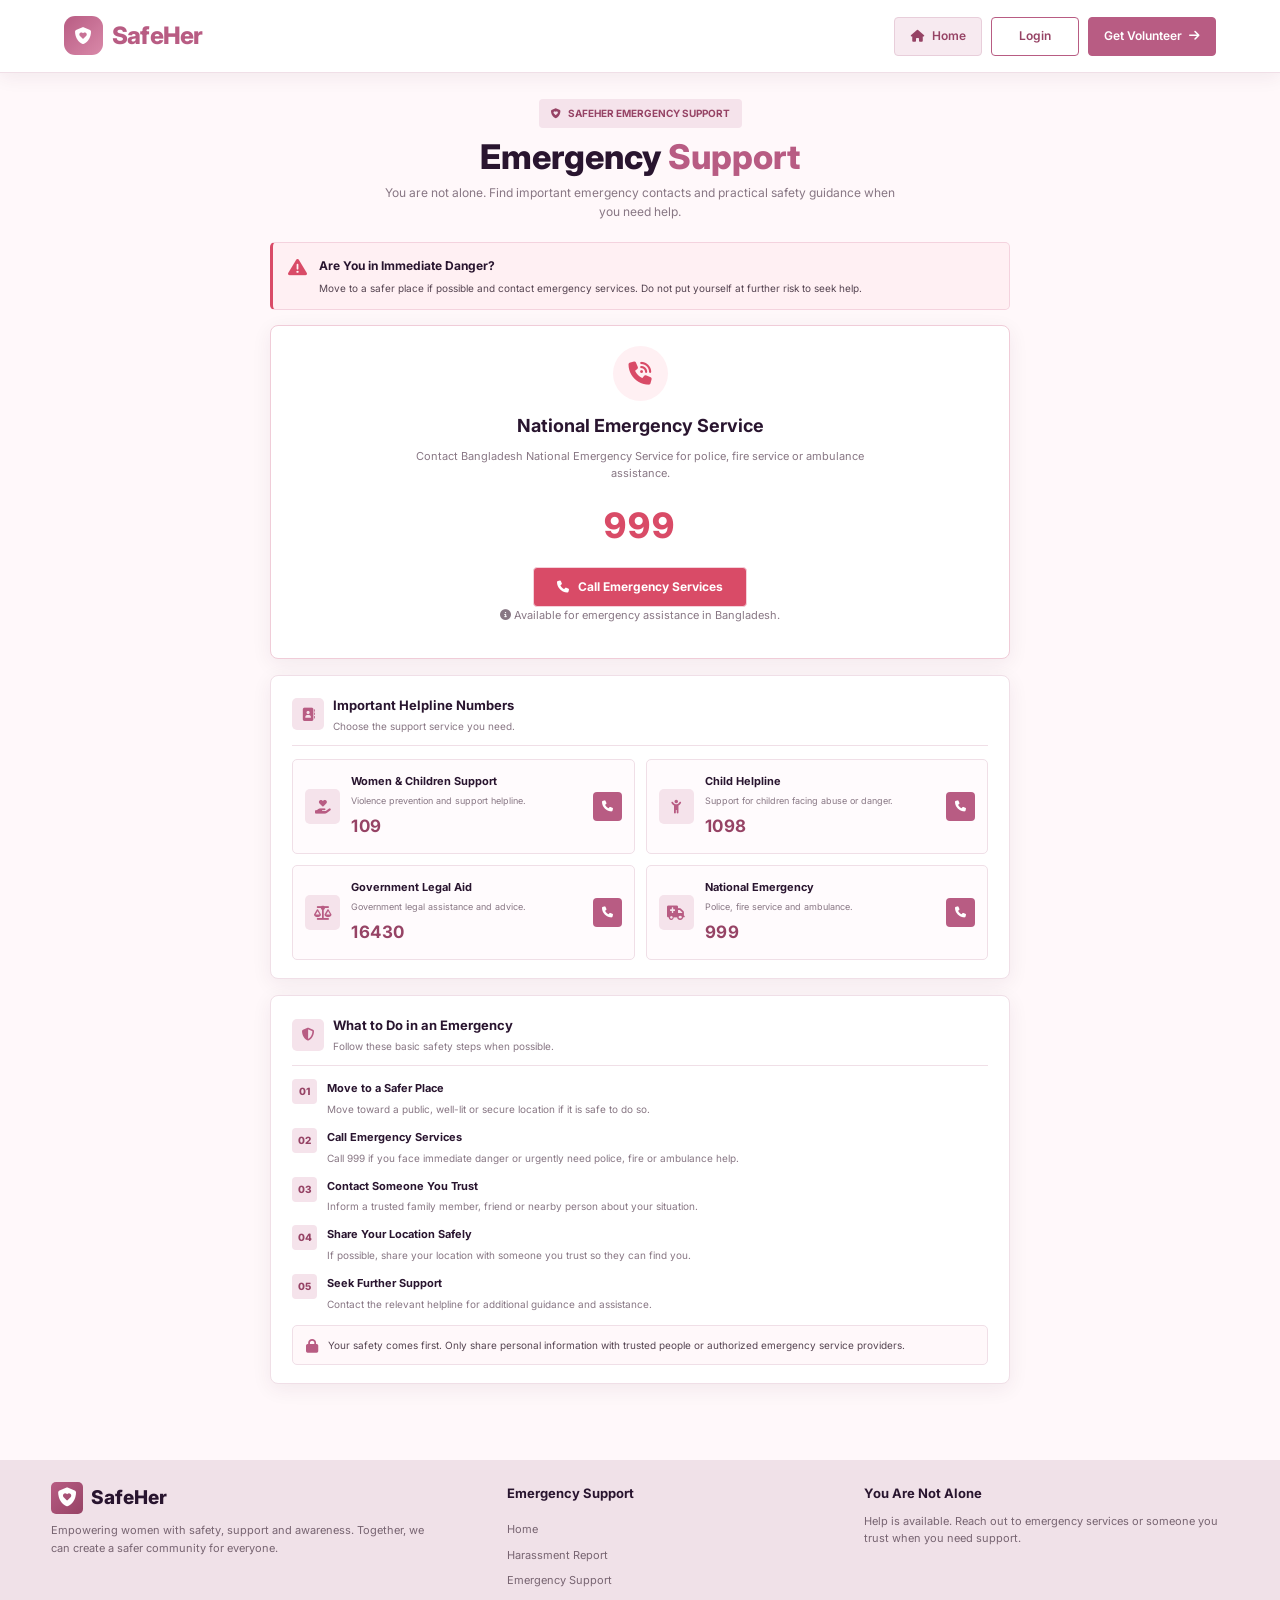
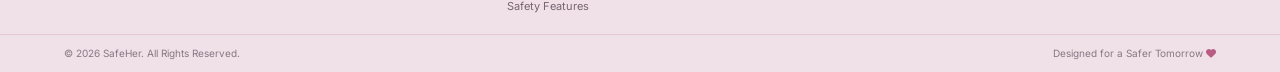
<file: emargency-support.html>
<!DOCTYPE html>
<html lang="en">

<head>
    <meta charset="UTF-8">
    <meta name="viewport" content="width=device-width, initial-scale=1.0">

    <title>Emergency Support | SafeHer</title>

    <link rel="preconnect" href="https://fonts.googleapis.com">
    <link rel="preconnect" href="https://fonts.gstatic.com" crossorigin>

    <link href="https://fonts.googleapis.com/css2?family=Inter:wght@400;500;600;700;800&display=swap" rel="stylesheet">

    <link rel="stylesheet" href="https://cdnjs.cloudflare.com/ajax/libs/font-awesome/6.7.2/css/all.min.css">

    <link rel="stylesheet" href="style.css">

    <style>
        .support-page,
        .support-page * {
            box-sizing: border-box;
        }

        .support-navbar {
            min-height: 68px;
            padding-top: 9px;
            padding-bottom: 9px;
        }

        .support-navbar .nav-menu {
            display: none !important;
        }

        .support-navbar .nav-actions {
            display: flex;
            align-items: center;
            justify-content: flex-end;
            gap: 9px;
        }

        .support-navbar .nav-actions a {
            min-width: 88px;
            height: 39px;
            padding: 0 15px;
            display: inline-flex;
            align-items: center;
            justify-content: center;
            gap: 7px;
            border-radius: 4px;
            font-family: inherit;
            font-size: 12px;
            font-weight: 600;
            text-decoration: none;
            transition: all .2s ease;
        }

        .support-navbar .home-btn {
            background: #F7EAF0;
            color: #964365;
            border: 1px solid #E8CEDA;
        }

        .support-navbar .login-btn {
            background: #FFFFFF;
            color: #964365;
            border: 1px solid #B85C83;
        }

        .support-navbar .volunteer-btn {
            background: #B85C83;
            color: #FFFFFF;
            border: 1px solid #B85C83;
        }

        .support-navbar .nav-actions a:hover {
            transform: translateY(-2px);
            box-shadow: 0 4px 10px rgba(184, 92, 131, .13);
        }

        .support-page {
            background: var(--background);
            padding: 25px 0 35px;
        }

        .support-container {
            width: min(92%, 740px);
            margin: auto;
        }

        .support-heading {
            text-align: center;
            margin-bottom: 20px;
        }

        .support-badge {
            display: inline-flex;
            align-items: center;
            gap: 7px;
            padding: 6px 12px;
            border-radius: 4px;
            background: var(--primary-light);
            color: var(--primary-dark);
            font-size: 10px;
            font-weight: 700;
            margin-bottom: 9px;
        }

        .support-heading h1 {
            font-size: clamp(25px, 4vw, 34px);
            color: var(--dark);
            font-weight: 800;
            line-height: 1.2;
            margin-bottom: 6px;
        }

        .support-heading h1 span {
            color: var(--primary);
        }

        .support-heading p {
            color: var(--muted);
            font-size: 12px;
            line-height: 1.6;
            max-width: 530px;
            margin: auto;
        }

        /* EMERGENCY ALERT */

        .emergency-alert {
            display: flex;
            align-items: flex-start;
            gap: 12px;
            padding: 13px 15px;
            background: #FFF0F3;
            border: 1px solid #F4D3DE;
            border-left: 3px solid #D94B67;
            border-radius: 5px;
            margin-bottom: 15px;
        }

        .emergency-alert > i {
            color: #D94B67;
            font-size: 19px;
            margin-top: 2px;
        }

        .emergency-alert h3 {
            color: var(--dark);
            font-size: 12px;
            margin-bottom: 4px;
        }

        .emergency-alert p {
            color: var(--text);
            font-size: 10px;
            line-height: 1.6;
        }

        /* MAIN EMERGENCY CARD */

        .emergency-main-card {
            background: #FFFFFF;
            border: 1px solid #F0CCD8;
            border-radius: 8px;
            padding: 20px;
            text-align: center;
            box-shadow: var(--shadow);
            margin-bottom: 16px;
        }

        .emergency-main-icon {
            width: 55px;
            height: 55px;
            display: grid;
            place-items: center;
            margin: 0 auto 10px;
            border-radius: 50%;
            background: #FFF0F3;
            color: #D94B67;
            font-size: 23px;
        }

        .emergency-main-card h2 {
            color: var(--dark);
            font-size: 18px;
            margin-bottom: 6px;
        }

        .emergency-main-card p {
            max-width: 480px;
            margin: 0 auto 13px;
            color: var(--muted);
            font-size: 11px;
            line-height: 1.6;
        }

        .emergency-number {
            display: block;
            color: #D94B67;
            font-size: 35px;
            font-weight: 800;
            letter-spacing: 2px;
            margin-bottom: 12px;
        }

        .emergency-call-btn {
            min-height: 40px;
            padding: 0 23px;
            display: inline-flex;
            align-items: center;
            justify-content: center;
            gap: 9px;
            border-radius: 4px;
            background: #D94B67;
            color: #FFFFFF;
            text-decoration: none;
            font-size: 12px;
            font-weight: 700;
            transition: all .2s ease;
        }

        .emergency-call-btn:hover {
            background: #B92F50;
            transform: translateY(-2px);
            box-shadow: 0 5px 12px rgba(217, 75, 103, .2);
        }

        .emergency-free-note {
            margin-top: 9px;
            color: var(--muted);
            font-size: 9px;
        }

        /* SECTION CARD */

        .support-card {
            background: #FFFFFF;
            border: 1px solid var(--border);
            border-radius: 8px;
            padding: 18px 21px;
            box-shadow: var(--shadow);
            margin-bottom: 16px;
        }

        .support-section-heading {
            display: flex;
            align-items: center;
            gap: 9px;
            padding-bottom: 10px;
            margin-bottom: 13px;
            border-bottom: 1px solid var(--border);
        }

        .support-section-icon {
            width: 32px;
            height: 32px;
            flex-shrink: 0;
            display: grid;
            place-items: center;
            border-radius: 5px;
            background: var(--primary-light);
            color: var(--primary);
            font-size: 13px;
        }

        .support-section-heading h2 {
            color: var(--dark);
            font-size: 13px;
            font-weight: 700;
        }

        .support-section-heading p {
            color: var(--muted);
            font-size: 10px;
            margin-top: 2px;
        }

        /* HELPLINE GRID */

        .helpline-grid {
            display: grid;
            grid-template-columns: repeat(2, minmax(0, 1fr));
            gap: 11px;
        }

        .helpline-item {
            display: flex;
            align-items: center;
            gap: 11px;
            min-width: 0;
            padding: 12px;
            border: 1px solid var(--border);
            border-radius: 5px;
            background: #FFFBFD;
        }

        .helpline-icon {
            width: 35px;
            height: 35px;
            flex-shrink: 0;
            display: grid;
            place-items: center;
            border-radius: 5px;
            background: var(--primary-light);
            color: var(--primary);
            font-size: 14px;
        }

        .helpline-info {
            min-width: 0;
            flex: 1;
        }

        .helpline-info h3 {
            color: var(--dark);
            font-size: 11px;
            margin-bottom: 3px;
        }

        .helpline-info p {
            color: var(--muted);
            font-size: 9px;
            line-height: 1.5;
            margin-bottom: 5px;
        }

        .helpline-info strong {
            display: block;
            color: var(--primary-dark);
            font-size: 17px;
            letter-spacing: .5px;
        }

        .helpline-call {
            width: 29px;
            height: 29px;
            flex-shrink: 0;
            display: grid;
            place-items: center;
            background: var(--primary);
            color: #FFFFFF;
            border-radius: 4px;
            text-decoration: none;
            font-size: 11px;
            transition: .2s;
        }

        .helpline-call:hover {
            background: var(--primary-dark);
        }

        /* SAFETY STEPS */

        .safety-steps {
            display: flex;
            flex-direction: column;
            gap: 11px;
        }

        .safety-step {
            display: flex;
            align-items: flex-start;
            gap: 10px;
        }

        .step-number {
            width: 25px;
            height: 25px;
            flex-shrink: 0;
            display: grid;
            place-items: center;
            border-radius: 4px;
            background: var(--primary-light);
            color: var(--primary-dark);
            font-size: 10px;
            font-weight: 800;
        }

        .safety-step h3 {
            color: var(--dark);
            font-size: 11px;
            margin-bottom: 3px;
        }

        .safety-step p {
            color: var(--muted);
            font-size: 10px;
            line-height: 1.6;
        }

        /* IMPORTANT NOTE */

        .support-note {
            display: flex;
            align-items: flex-start;
            gap: 10px;
            padding: 11px 13px;
            background: #FFF8FA;
            border: 1px solid var(--border);
            border-radius: 5px;
            margin-top: 13px;
        }

        .support-note i {
            color: var(--primary);
            font-size: 14px;
            margin-top: 2px;
        }

        .support-note p {
            color: var(--text);
            font-size: 10px;
            line-height: 1.6;
        }

        /* FOOTER */

        .support-footer {
            background: #F0E1E8;
            color: #554451;
            margin-top: 25px;
            padding: 22px 0 0;
        }

        .support-footer-container {
            width: min(92%, 1240px);
            margin: auto;
            display: grid;
            grid-template-columns: 1.3fr 1fr 1.1fr;
            gap: 25px;
            padding-bottom: 18px;
        }

        .support-footer-logo {
            display: inline-flex;
            align-items: center;
            gap: 8px;
            color: #29152F;
            font-size: 19px;
            font-weight: 800;
            text-decoration: none;
            margin-bottom: 8px;
        }

        .support-footer-icon {
            width: 32px;
            height: 32px;
            display: grid;
            place-items: center;
            color: white;
            background: linear-gradient(135deg, #B85C83, #964365);
            border-radius: 5px;
        }

        .support-footer-brand p,
        .support-footer-note p {
            font-size: 11px;
            line-height: 1.6;
            color: #776471;
            max-width: 380px;
        }

        .support-footer-links h3,
        .support-footer-note h3 {
            color: #29152F;
            font-size: 13px;
            margin-bottom: 9px;
        }

        .support-footer-links {
            display: flex;
            flex-direction: column;
            align-items: flex-start;
            gap: 7px;
        }

        .support-footer-links a {
            color: #776471;
            text-decoration: none;
            font-size: 11px;
            transition: .2s;
        }

        .support-footer-links a:hover {
            color: #B85C83;
            transform: translateX(3px);
        }

        .support-footer-bottom {
            border-top: 1px solid rgba(184, 92, 131, .18);
            padding: 10px 5%;
            display: flex;
            justify-content: space-between;
            align-items: center;
            gap: 10px;
            flex-wrap: wrap;
        }

        .support-footer-bottom p {
            color: #887784;
            font-size: 10px;
            margin: 0;
        }

        .support-footer-bottom i {
            color: #B85C83;
        }

        /* RESPONSIVE */

        @media (max-width: 768px) {
            .support-container {
                width: 94%;
            }

            .support-card {
                padding: 17px;
            }

            .support-footer-container {
                grid-template-columns: 1fr 1fr;
                gap: 18px;
            }

            .support-footer-brand {
                grid-column: 1 / -1;
            }
        }

        @media (max-width: 550px) {
            .support-navbar {
                min-height: 60px;
                padding: 8px 0;
            }

            .support-navbar .nav-actions {
                gap: 5px;
            }

            .support-navbar .nav-actions a {
                min-width: auto;
                height: 34px;
                padding: 0 9px;
                font-size: 10px;
                gap: 4px;
            }

            .support-page {
                padding: 20px 0 25px;
            }

            .support-container {
                width: 93%;
            }

            .support-heading {
                margin-bottom: 15px;
            }

            .support-heading h1 {
                font-size: 26px;
            }

            .support-heading p {
                font-size: 11px;
            }

            .emergency-alert {
                padding: 10px;
                margin-bottom: 12px;
            }

            .emergency-main-card {
                padding: 17px 12px;
            }

            .emergency-main-card h2 {
                font-size: 16px;
            }

            .emergency-number {
                font-size: 32px;
            }

            .support-card {
                padding: 14px 12px;
                border-radius: 6px;
            }

            .helpline-grid {
                grid-template-columns: 1fr;
                gap: 9px;
            }

            .support-footer {
                margin-top: 20px;
                padding-top: 18px;
            }

            .support-footer-container {
                grid-template-columns: 1fr 1fr;
                gap: 18px 12px;
                padding-bottom: 15px;
            }

            .support-footer-brand,
            .support-footer-note {
                grid-column: 1 / -1;
            }

            .support-footer-bottom {
                flex-direction: column;
                text-align: center;
                padding: 10px;
            }
        }

        @media (max-width: 360px) {
            .support-navbar .nav-actions {
                gap: 4px;
            }

            .support-navbar .nav-actions a {
                padding: 0 6px;
                font-size: 9px;
            }

            .support-heading h1 {
                font-size: 23px;
            }

            .support-card {
                padding: 12px 9px;
            }

            .support-footer-container {
                grid-template-columns: 1fr;
            }

            .support-footer-brand,
            .support-footer-note {
                grid-column: auto;
            }
        }
    </style>
</head>

<body>

    <!-- NAVBAR -->

    <header class="header">
        <nav class="navbar container support-navbar">

            <a href="index.html" class="logo">
                <span class="logo-icon">
                    <i class="fa-solid fa-shield-heart"></i>
                </span>
                <span>SafeHer</span>
            </a>

            <div class="nav-actions">

                <a href="index.html" class="home-btn">
                    <i class="fa-solid fa-house"></i>
                    Home
                </a>

                <a href="login.html" class="login-btn">
                    Login
                </a>

                <a href="register.html" class="volunteer-btn">
                    Get Volunteer
                    <i class="fa-solid fa-arrow-right"></i>
                </a>

            </div>
        </nav>
    </header>


    <!-- EMERGENCY SUPPORT PAGE -->

    <main class="support-page">

        <div class="support-container">

            <!-- HEADING -->

            <div class="support-heading">

                <span class="support-badge">
                    <i class="fa-solid fa-shield-heart"></i>
                    SAFEHER EMERGENCY SUPPORT
                </span>

                <h1>
                    Emergency <span>Support</span>
                </h1>

                <p>
                    You are not alone. Find important emergency contacts
                    and practical safety guidance when you need help.
                </p>

            </div>


            <!-- EMERGENCY NOTICE -->

            <div class="emergency-alert">

                <i class="fa-solid fa-triangle-exclamation"></i>

                <div>
                    <h3>Are You in Immediate Danger?</h3>

                    <p>
                        Move to a safer place if possible and contact
                        emergency services. Do not put yourself at further
                        risk to seek help.
                    </p>
                </div>

            </div>


            <!-- MAIN EMERGENCY CALL -->

            <section class="emergency-main-card">

                <div class="emergency-main-icon">
                    <i class="fa-solid fa-phone-volume"></i>
                </div>

                <h2>National Emergency Service</h2>

                <p>
                    Contact Bangladesh National Emergency Service for
                    police, fire service or ambulance assistance.
                </p>

                <span class="emergency-number">999</span>

                <a href="tel:999" class="emergency-call-btn">
                    <i class="fa-solid fa-phone"></i>
                    Call Emergency Services
                </a>

                <p class="emergency-free-note">
                    <i class="fa-solid fa-circle-info"></i>
                    Available for emergency assistance in Bangladesh.
                </p>

            </section>


            <!-- IMPORTANT HELPLINES -->

            <section class="support-card">

                <div class="support-section-heading">

                    <div class="support-section-icon">
                        <i class="fa-solid fa-address-book"></i>
                    </div>

                    <div>
                        <h2>Important Helpline Numbers</h2>
                        <p>Choose the support service you need.</p>
                    </div>

                </div>


                <div class="helpline-grid">

                    <!-- WOMEN AND CHILDREN -->

                    <div class="helpline-item">

                        <div class="helpline-icon">
                            <i class="fa-solid fa-hand-holding-heart"></i>
                        </div>

                        <div class="helpline-info">
                            <h3>Women & Children Support</h3>
                            <p>Violence prevention and support helpline.</p>
                            <strong>109</strong>
                        </div>

                        <a href="tel:109"
                           class="helpline-call"
                           aria-label="Call 109">
                            <i class="fa-solid fa-phone"></i>
                        </a>

                    </div>


                    <!-- CHILD HELPLINE -->

                    <div class="helpline-item">

                        <div class="helpline-icon">
                            <i class="fa-solid fa-child-reaching"></i>
                        </div>

                        <div class="helpline-info">
                            <h3>Child Helpline</h3>
                            <p>Support for children facing abuse or danger.</p>
                            <strong>1098</strong>
                        </div>

                        <a href="tel:1098"
                           class="helpline-call"
                           aria-label="Call 1098">
                            <i class="fa-solid fa-phone"></i>
                        </a>

                    </div>


                    <!-- LEGAL AID -->

                    <div class="helpline-item">

                        <div class="helpline-icon">
                            <i class="fa-solid fa-scale-balanced"></i>
                        </div>

                        <div class="helpline-info">
                            <h3>Government Legal Aid</h3>
                            <p>Government legal assistance and advice.</p>
                            <strong>16430</strong>
                        </div>

                        <a href="tel:16430"
                           class="helpline-call"
                           aria-label="Call 16430">
                            <i class="fa-solid fa-phone"></i>
                        </a>

                    </div>


                    <!-- EMERGENCY -->

                    <div class="helpline-item">

                        <div class="helpline-icon">
                            <i class="fa-solid fa-truck-medical"></i>
                        </div>

                        <div class="helpline-info">
                            <h3>National Emergency</h3>
                            <p>Police, fire service and ambulance.</p>
                            <strong>999</strong>
                        </div>

                        <a href="tel:999"
                           class="helpline-call"
                           aria-label="Call 999">
                            <i class="fa-solid fa-phone"></i>
                        </a>

                    </div>

                </div>

            </section>


            <!-- SAFETY GUIDANCE -->

            <section class="support-card">

                <div class="support-section-heading">

                    <div class="support-section-icon">
                        <i class="fa-solid fa-shield-halved"></i>
                    </div>

                    <div>
                        <h2>What to Do in an Emergency</h2>
                        <p>Follow these basic safety steps when possible.</p>
                    </div>

                </div>


                <div class="safety-steps">

                    <div class="safety-step">

                        <div class="step-number">01</div>

                        <div>
                            <h3>Move to a Safer Place</h3>
                            <p>
                                Move toward a public, well-lit or secure
                                location if it is safe to do so.
                            </p>
                        </div>

                    </div>


                    <div class="safety-step">

                        <div class="step-number">02</div>

                        <div>
                            <h3>Call Emergency Services</h3>
                            <p>
                                Call 999 if you face immediate danger
                                or urgently need police, fire or ambulance help.
                            </p>
                        </div>

                    </div>


                    <div class="safety-step">

                        <div class="step-number">03</div>

                        <div>
                            <h3>Contact Someone You Trust</h3>
                            <p>
                                Inform a trusted family member, friend
                                or nearby person about your situation.
                            </p>
                        </div>

                    </div>


                    <div class="safety-step">

                        <div class="step-number">04</div>

                        <div>
                            <h3>Share Your Location Safely</h3>
                            <p>
                                If possible, share your location with
                                someone you trust so they can find you.
                            </p>
                        </div>

                    </div>


                    <div class="safety-step">

                        <div class="step-number">05</div>

                        <div>
                            <h3>Seek Further Support</h3>
                            <p>
                                Contact the relevant helpline for
                                additional guidance and assistance.
                            </p>
                        </div>

                    </div>

                </div>


                <div class="support-note">

                    <i class="fa-solid fa-lock"></i>

                    <p>
                        Your safety comes first. Only share personal
                        information with trusted people or authorized
                        emergency service providers.
                    </p>

                </div>

            </section>

        </div>

    </main>


    <!-- FOOTER -->

    <footer class="support-footer">

        <div class="support-footer-container">

            <div class="support-footer-brand">

                <a href="index.html" class="support-footer-logo">

                    <span class="support-footer-icon">
                        <i class="fa-solid fa-shield-heart"></i>
                    </span>

                    SafeHer

                </a>

                <p>
                    Empowering women with safety, support and awareness.
                    Together, we can create a safer community for everyone.
                </p>

            </div>


            <div class="support-footer-links">

                <h3>Emergency Support</h3>

                <a href="index.html">Home</a>
                <a href="harassment-report.html">Harassment Report</a>
                <a href="emergency-support.html">Emergency Support</a>
                <a href="index.html#features">Safety Features</a>

            </div>


            <div class="support-footer-note">

                <h3>You Are Not Alone</h3>

                <p>
                    Help is available. Reach out to emergency services
                    or someone you trust when you need support.
                </p>

            </div>

        </div>


        <div class="support-footer-bottom">

            <p>
                &copy; <span id="currentYear"></span> SafeHer.
                All Rights Reserved.
            </p>

            <p>
                Designed for a Safer Tomorrow
                <i class="fa-solid fa-heart"></i>
            </p>

        </div>

    </footer>


    <!-- EXISTING JAVASCRIPT -->

    <script src="script.js"></script>


    <!-- PAGE JAVASCRIPT -->

    <script>
        document.addEventListener("DOMContentLoaded", function () {

            document.getElementById("currentYear").textContent =
                new Date().getFullYear();

        });
    </script>

</body>
</html>
</file>
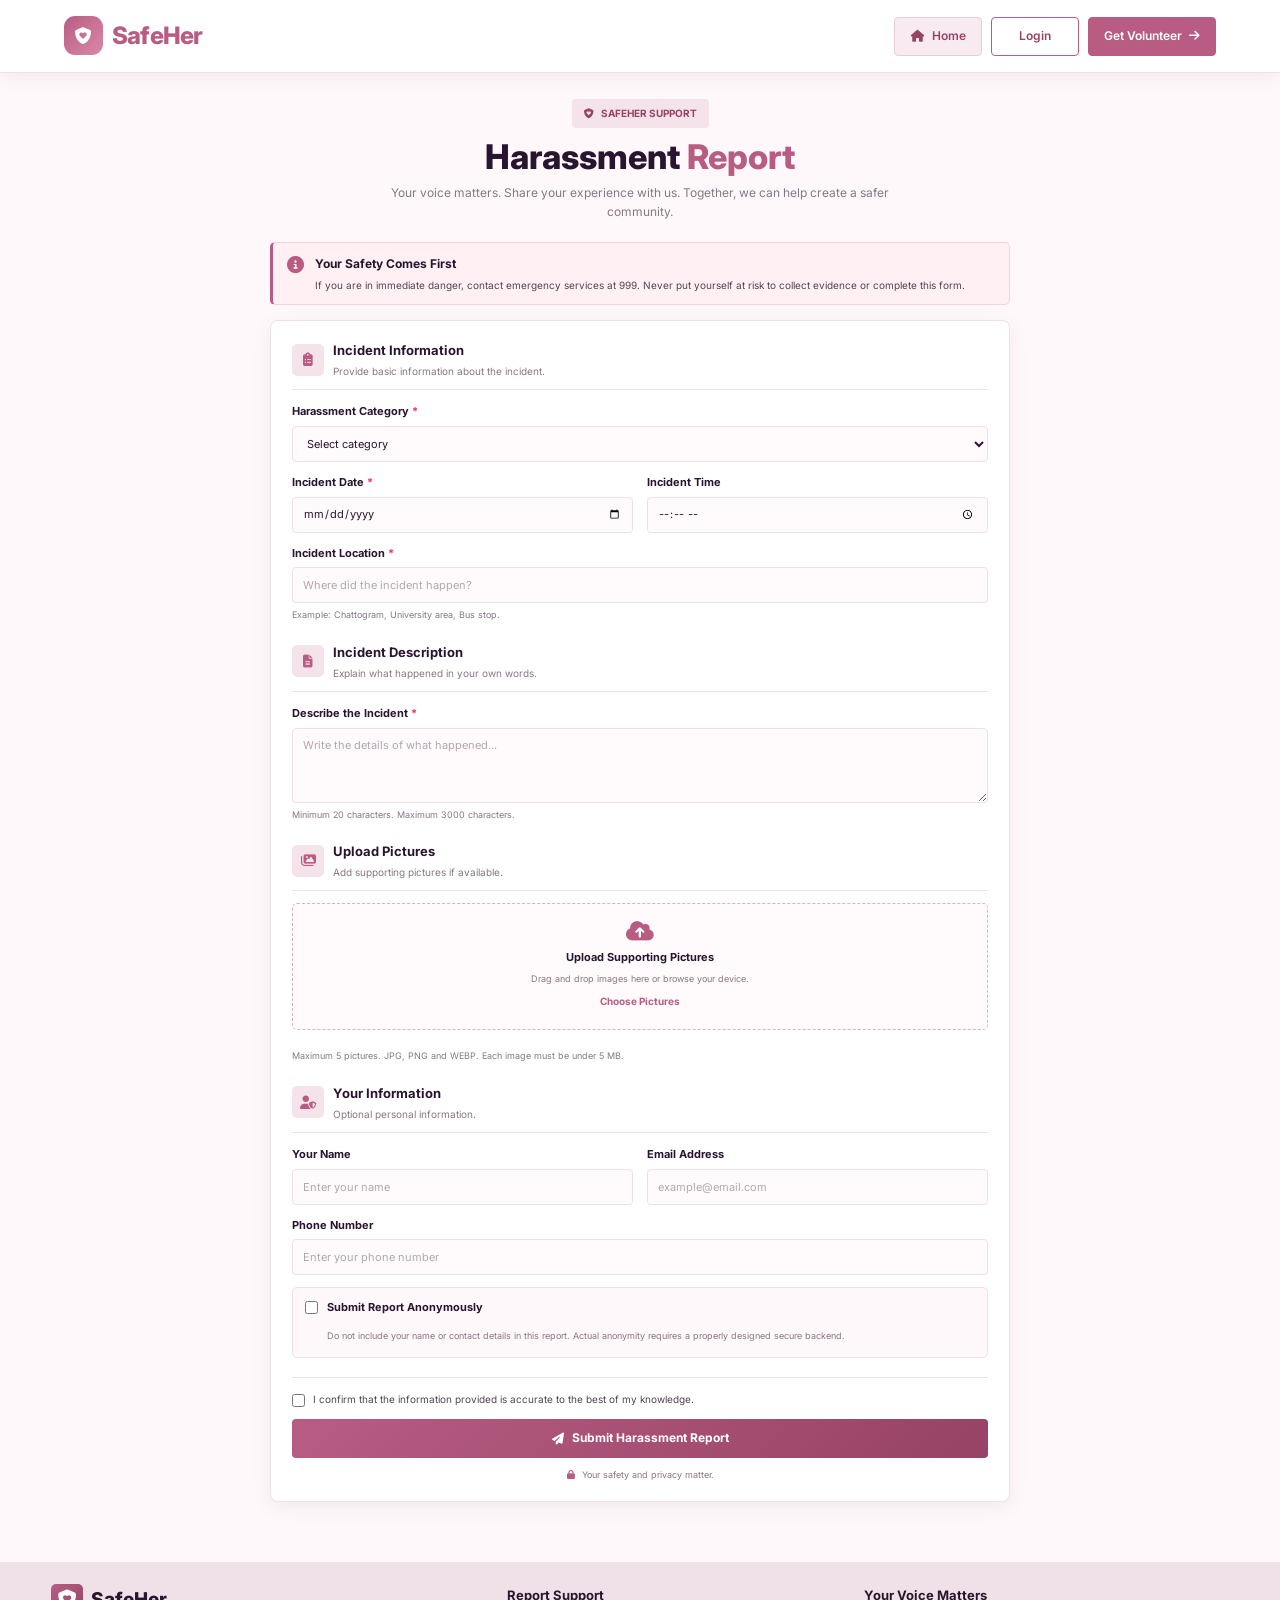
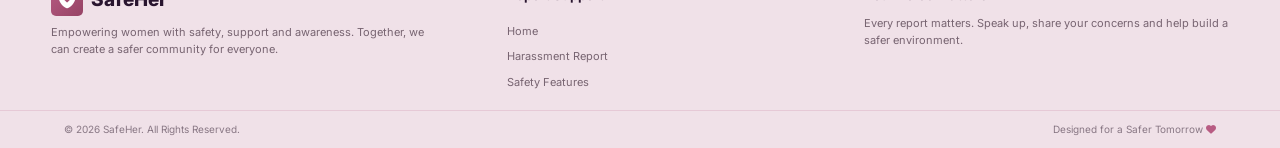
<file: harassment-report.html>
<!DOCTYPE html>
<html lang="en">

<head>
    <meta charset="UTF-8">
    <meta name="viewport" content="width=device-width, initial-scale=1.0">

    <title>Harassment Report | SafeHer</title>

    <link rel="preconnect" href="https://fonts.googleapis.com">
    <link rel="preconnect" href="https://fonts.gstatic.com" crossorigin>

    <link href="https://fonts.googleapis.com/css2?family=Inter:wght@400;500;600;700;800&display=swap" rel="stylesheet">

    <link rel="stylesheet" href="https://cdnjs.cloudflare.com/ajax/libs/font-awesome/6.7.2/css/all.min.css">

    <link rel="stylesheet" href="style.css">

    <style>
        /* =====================================
           REPORT PAGE BASE
        ===================================== */

        .report-page,
        .report-page * {
            box-sizing: border-box;
        }

        .report-page {
            background: var(--background);
            padding: 25px 0 35px;
            min-height: auto;
        }

        .report-container {
            width: min(92%, 740px);
            margin: auto;
        }

        /* =====================================
           PROFESSIONAL RECTANGULAR NAVBAR
        ===================================== */

        .report-navbar {
            min-height: 68px;
            padding-top: 9px;
            padding-bottom: 9px;
        }

        .report-navbar .nav-menu {
            display: none !important;
        }

        .report-navbar .nav-actions {
            display: flex;
            align-items: center;
            justify-content: flex-end;
            gap: 9px;
        }

        .report-navbar .nav-actions a {
            min-width: 88px;
            height: 39px;
            padding: 0 15px;

            display: inline-flex;
            align-items: center;
            justify-content: center;
            gap: 7px;

            border-radius: 4px;
            font-family: inherit;
            font-size: 12px;
            font-weight: 600;
            text-decoration: none;

            transition: all .2s ease;
        }

        .report-navbar .home-btn {
            background: #F7EAF0;
            color: #964365;
            border: 1px solid #E8CEDA;
        }

        .report-navbar .login-btn {
            background: #FFFFFF;
            color: #964365;
            border: 1px solid #B85C83;
        }

        .report-navbar .volunteer-btn {
            background: #B85C83;
            color: #FFFFFF;
            border: 1px solid #B85C83;
        }

        .report-navbar .nav-actions a:hover {
            transform: translateY(-2px);
            box-shadow: 0 4px 10px rgba(184, 92, 131, .13);
        }

        .report-navbar .home-btn:hover,
        .report-navbar .login-btn:hover {
            background: #F1DCE6;
        }

        .report-navbar .volunteer-btn:hover {
            background: #964365;
            border-color: #964365;
        }

        /* =====================================
           REPORT HEADING
        ===================================== */

        .report-heading {
            text-align: center;
            margin-bottom: 20px;
        }

        .report-badge {
            display: inline-flex;
            align-items: center;
            gap: 7px;
            padding: 6px 12px;
            border-radius: 4px;
            background: var(--primary-light);
            color: var(--primary-dark);
            font-size: 10px;
            font-weight: 700;
            margin-bottom: 9px;
        }

        .report-heading h1 {
            font-size: clamp(25px, 4vw, 34px);
            color: var(--dark);
            font-weight: 800;
            line-height: 1.2;
            margin-bottom: 6px;
        }

        .report-heading h1 span {
            color: var(--primary);
        }

        .report-heading p {
            color: var(--muted);
            font-size: 12px;
            line-height: 1.6;
            max-width: 530px;
            margin: auto;
        }

        /* =====================================
           SAFETY NOTICE
        ===================================== */

        .report-notice {
            display: flex;
            align-items: flex-start;
            gap: 11px;
            padding: 11px 14px;

            background: #FFF0F3;
            border: 1px solid #F4D3DE;
            border-left: 3px solid var(--primary);
            border-radius: 5px;

            margin-bottom: 15px;
        }

        .report-notice > i {
            color: var(--primary);
            font-size: 17px;
            margin-top: 2px;
        }

        .report-notice h3 {
            color: var(--dark);
            font-size: 12px;
            margin-bottom: 3px;
        }

        .report-notice p {
            color: var(--text);
            font-size: 10px;
            line-height: 1.6;
        }

        /* =====================================
           COMPACT REPORT CARD
        ===================================== */

        .report-card {
            background: var(--white);
            border: 1px solid var(--border);
            border-radius: 8px;
            padding: 18px 21px;
            box-shadow: var(--shadow);
        }

        .report-section {
            margin-bottom: 19px;
        }

        .report-section:last-child {
            margin-bottom: 0;
        }

        /* Section Heading */

        .report-section-heading {
            display: flex;
            align-items: center;
            gap: 9px;

            padding-bottom: 9px;
            margin-bottom: 12px;

            border-bottom: 1px solid var(--border);
        }

        .report-section-icon {
            width: 32px;
            height: 32px;
            flex-shrink: 0;

            display: grid;
            place-items: center;

            border-radius: 5px;
            background: var(--primary-light);
            color: var(--primary);
            font-size: 13px;
        }

        .report-section-heading h2 {
            color: var(--dark);
            font-size: 13px;
            font-weight: 700;
        }

        .report-section-heading p {
            color: var(--muted);
            font-size: 10px;
            margin-top: 2px;
        }

        /* =====================================
           FORM FIELDS
        ===================================== */

        .report-grid {
            display: grid;
            grid-template-columns: repeat(2, minmax(0, 1fr));
            gap: 11px 14px;
        }

        .report-field {
            min-width: 0;
            display: flex;
            flex-direction: column;
            gap: 5px;
        }

        .report-field.full {
            grid-column: 1 / -1;
        }

        .report-field label {
            color: var(--dark);
            font-size: 11px;
            font-weight: 700;
        }

        .report-field label span {
            color: var(--danger);
        }

        .report-field input,
        .report-field select,
        .report-field textarea {
            width: 100%;
            min-width: 0;

            border: 1px solid var(--border);
            border-radius: 4px;

            background: #FFFBFD;
            color: var(--dark);

            padding: 8px 10px;

            font-family: inherit;
            font-size: 11px;

            outline: none;
            transition: all .2s ease;
        }

        .report-field input,
        .report-field select {
            height: 36px;
            min-height: 36px;
        }

        .report-field textarea {
            height: 75px;
            min-height: 75px;
            resize: vertical;
            line-height: 1.6;
        }

        .report-field input:focus,
        .report-field select:focus,
        .report-field textarea:focus {
            border-color: var(--primary);
            background: #FFFFFF;
            box-shadow: 0 0 0 2px rgba(184, 92, 131, .09);
        }

        .report-field input::placeholder,
        .report-field textarea::placeholder {
            color: #B5A5AF;
        }

        .report-hint {
            color: var(--muted);
            font-size: 9px;
            line-height: 1.5;
        }

        /* =====================================
           ANONYMOUS OPTION
        ===================================== */

        .anonymous-option {
            display: flex;
            align-items: flex-start;
            gap: 9px;

            padding: 10px 12px;
            margin-top: 12px;

            border: 1px solid var(--border);
            border-radius: 5px;
            background: #FFF8FA;

            cursor: pointer;
        }

        .anonymous-option input {
            margin-top: 3px;
            accent-color: var(--primary);
        }

        .anonymous-option strong {
            display: block;
            color: var(--dark);
            font-size: 11px;
            margin-bottom: 3px;
        }

        .anonymous-option small {
            color: var(--muted);
            font-size: 9px;
            line-height: 1.5;
        }

        /* =====================================
           IMAGE UPLOAD
        ===================================== */

        .report-upload {
            display: block;
            padding: 16px 12px;
            text-align: center;

            border: 1px dashed #DDB2C5;
            border-radius: 5px;
            background: #FFFAFC;

            cursor: pointer;
            transition: all .2s ease;
        }

        .report-upload:hover,
        .report-upload.dragging {
            border-color: var(--primary);
            background: #FFF3F7;
        }

        .report-upload > i {
            color: var(--primary);
            font-size: 22px;
            margin-bottom: 6px;
        }

        .report-upload h3 {
            color: var(--dark);
            font-size: 11px;
            margin-bottom: 4px;
        }

        .report-upload p {
            color: var(--muted);
            font-size: 9px;
        }

        .report-upload span {
            display: inline-block;
            color: var(--primary);
            font-weight: 700;
            font-size: 10px;
            margin-top: 6px;
        }

        #evidenceFiles {
            display: none;
        }

        .image-preview-grid {
            display: grid;
            grid-template-columns: repeat(auto-fill, minmax(85px, 1fr));
            gap: 8px;
            margin-top: 10px;
        }

        .preview-item {
            position: relative;
            overflow: hidden;
            border: 1px solid var(--border);
            border-radius: 5px;
            background: white;
        }

        .preview-item img {
            display: block;
            width: 100%;
            height: 75px;
            object-fit: cover;
        }

        .preview-item p {
            padding: 5px;
            color: var(--text);
            font-size: 9px;
            overflow: hidden;
            white-space: nowrap;
            text-overflow: ellipsis;
        }

        .remove-image {
            position: absolute;
            top: 4px;
            right: 4px;

            width: 22px;
            height: 22px;

            border: none;
            border-radius: 3px;

            background: var(--danger);
            color: white;
            cursor: pointer;
        }

        /* =====================================
           SUBMIT AREA
        ===================================== */

        .report-submit-area {
            padding-top: 13px;
            margin-top: 17px;
            border-top: 1px solid var(--border);
        }

        .report-consent {
            display: flex;
            align-items: flex-start;
            gap: 8px;

            margin-bottom: 12px;

            color: var(--text);
            font-size: 10px;
            line-height: 1.6;
        }

        .report-consent input {
            margin-top: 3px;
            accent-color: var(--primary);
        }

        .report-submit {
            width: 100%;
            min-height: 39px;

            display: flex;
            align-items: center;
            justify-content: center;
            gap: 8px;

            border: none;
            border-radius: 4px;

            background: linear-gradient(135deg, var(--primary), var(--primary-dark));
            color: white;

            font-family: inherit;
            font-size: 12px;
            font-weight: 700;

            cursor: pointer;
            transition: all .2s ease;
        }

        .report-submit:hover {
            transform: translateY(-2px);
            box-shadow: 0 5px 13px rgba(184, 92, 131, .2);
        }

        .report-message {
            display: none;
            padding: 11px;
            margin-top: 12px;
            border-radius: 5px;
            font-size: 10px;
            line-height: 1.6;
        }

        .report-message.success {
            display: block;
            color: #247456;
            background: #EAF7F1;
            border: 1px solid #BFE6D4;
        }

        .report-bottom-note {
            text-align: center;
            color: var(--muted);
            font-size: 9px;
            line-height: 1.6;
            margin-top: 10px;
        }

        .report-bottom-note i {
            color: var(--primary);
            margin-right: 4px;
        }

        /* =====================================
           COMPACT FOOTER
        ===================================== */

        .report-footer {
            background: #F0E1E8;
            color: #554451;
            margin-top: 25px;
            padding: 22px 0 0;
        }

        .report-footer-container {
            width: min(92%, 1240px);
            margin: auto;

            display: grid;
            grid-template-columns: 1.3fr 1fr 1.1fr;
            gap: 25px;

            padding-bottom: 18px;
        }

        .report-footer-logo {
            display: inline-flex;
            align-items: center;
            gap: 8px;

            color: #29152F;
            font-size: 19px;
            font-weight: 800;
            text-decoration: none;

            margin-bottom: 8px;
        }

        .report-footer-icon {
            width: 32px;
            height: 32px;

            display: grid;
            place-items: center;

            color: white;
            background: linear-gradient(135deg, #B85C83, #964365);
            border-radius: 5px;
        }

        .report-footer-brand p,
        .report-footer-note p {
            font-size: 11px;
            line-height: 1.6;
            color: #776471;
            max-width: 380px;
        }

        .report-footer-links h3,
        .report-footer-note h3 {
            color: #29152F;
            font-size: 13px;
            margin-bottom: 9px;
        }

        .report-footer-links {
            display: flex;
            flex-direction: column;
            align-items: flex-start;
            gap: 7px;
        }

        .report-footer-links a {
            color: #776471;
            text-decoration: none;
            font-size: 11px;
            transition: all .2s ease;
        }

        .report-footer-links a:hover {
            color: #B85C83;
            transform: translateX(3px);
        }

        .report-footer-bottom {
            border-top: 1px solid rgba(184, 92, 131, .18);

            padding: 10px 5%;

            display: flex;
            justify-content: space-between;
            align-items: center;
            gap: 10px;
            flex-wrap: wrap;
        }

        .report-footer-bottom p {
            color: #887784;
            font-size: 10px;
            margin: 0;
        }

        .report-footer-bottom i {
            color: #B85C83;
        }

        /* =====================================
           TABLET RESPONSIVE
        ===================================== */

        @media (max-width: 768px) {

            .report-container {
                width: 94%;
            }

            .report-card {
                padding: 17px;
            }

            .report-footer-container {
                grid-template-columns: 1fr 1fr;
                gap: 18px;
            }

            .report-footer-brand {
                grid-column: 1 / -1;
            }
        }

        /* =====================================
           MOBILE RESPONSIVE
        ===================================== */

        @media (max-width: 550px) {

            .report-navbar {
                min-height: 60px;
                padding: 8px 0;
            }

            .report-navbar .nav-actions {
                gap: 5px;
            }

            .report-navbar .nav-actions a {
                min-width: auto;
                height: 34px;
                padding: 0 9px;
                font-size: 10px;
                gap: 4px;
            }

            .report-page {
                padding: 20px 0 25px;
            }

            .report-container {
                width: 93%;
            }

            .report-heading {
                margin-bottom: 15px;
            }

            .report-heading h1 {
                font-size: 26px;
            }

            .report-heading p {
                font-size: 11px;
            }

            .report-badge {
                font-size: 9px;
                padding: 5px 9px;
            }

            .report-notice {
                padding: 10px;
                margin-bottom: 12px;
            }

            .report-card {
                padding: 14px 12px;
                border-radius: 6px;
            }

            .report-section {
                margin-bottom: 16px;
            }

            .report-section-heading {
                margin-bottom: 10px;
                padding-bottom: 8px;
            }

            .report-section-icon {
                width: 29px;
                height: 29px;
                font-size: 12px;
            }

            .report-section-heading h2 {
                font-size: 12px;
            }

            .report-section-heading p {
                font-size: 9px;
            }

            .report-grid {
                grid-template-columns: 1fr;
                gap: 10px;
            }

            .report-field.full {
                grid-column: auto;
            }

            .report-field input,
            .report-field select {
                height: 36px;
            }

            .report-field textarea {
                height: 70px;
                min-height: 70px;
            }

            .report-upload {
                padding: 14px 8px;
            }

            .report-footer {
                margin-top: 20px;
                padding-top: 18px;
            }

            .report-footer-container {
                grid-template-columns: 1fr 1fr;
                gap: 18px 12px;
                padding-bottom: 15px;
            }

            .report-footer-brand {
                grid-column: 1 / -1;
            }

            .report-footer-note {
                grid-column: 1 / -1;
            }

            .report-footer-bottom {
                flex-direction: column;
                text-align: center;
                padding: 10px;
            }
        }

        /* =====================================
           EXTRA SMALL MOBILE
        ===================================== */

        @media (max-width: 360px) {

            .report-navbar .nav-actions {
                gap: 4px;
            }

            .report-navbar .nav-actions a {
                padding: 0 6px;
                font-size: 9px;
            }

            .report-heading h1 {
                font-size: 23px;
            }

            .report-card {
                padding: 12px 9px;
            }

            .report-footer-container {
                grid-template-columns: 1fr;
            }

            .report-footer-brand,
            .report-footer-note {
                grid-column: auto;
            }
        }
    </style>
</head>

<body>

    <!-- NAVBAR -->

    <header class="header">

        <nav class="navbar container report-navbar">

            <a href="index.html" class="logo">
                <span class="logo-icon">
                    <i class="fa-solid fa-shield-heart"></i>
                </span>
                <span>SafeHer</span>
            </a>

            <div class="nav-actions">

                <a href="index.html" class="home-btn">
                    <i class="fa-solid fa-house"></i>
                    Home
                </a>

                <a href="login.html" class="login-btn">
                    Login
                </a>

                <a href="register.html" class="volunteer-btn">
                    Get Volunteer
                    <i class="fa-solid fa-arrow-right"></i>
                </a>

            </div>

        </nav>

    </header>


    <!-- REPORT PAGE -->

    <main class="report-page">

        <div class="report-container">

            <!-- HEADING -->

            <div class="report-heading">

                <span class="report-badge">
                    <i class="fa-solid fa-shield-heart"></i>
                    SAFEHER SUPPORT
                </span>

                <h1>
                    Harassment <span>Report</span>
                </h1>

                <p>
                    Your voice matters. Share your experience with us.
                    Together, we can help create a safer community.
                </p>

            </div>


            <!-- SAFETY NOTICE -->

            <div class="report-notice">

                <i class="fa-solid fa-circle-info"></i>

                <div>
                    <h3>Your Safety Comes First</h3>

                    <p>
                        If you are in immediate danger, contact emergency
                        services at 999. Never put yourself at risk to
                        collect evidence or complete this form.
                    </p>
                </div>

            </div>


            <!-- REPORT FORM CARD -->

            <div class="report-card">

                <form id="harassmentReportForm">

                    <!-- INCIDENT INFORMATION -->

                    <section class="report-section">

                        <div class="report-section-heading">

                            <div class="report-section-icon">
                                <i class="fa-solid fa-clipboard-list"></i>
                            </div>

                            <div>
                                <h2>Incident Information</h2>
                                <p>Provide basic information about the incident.</p>
                            </div>

                        </div>


                        <div class="report-grid">

                            <div class="report-field full">

                                <label for="category">
                                    Harassment Category <span>*</span>
                                </label>

                                <select id="category" name="category" required>
                                    <option value="">Select category</option>
                                    <option>Verbal Harassment</option>
                                    <option>Physical Harassment</option>
                                    <option>Sexual Harassment</option>
                                    <option>Online Harassment / Cyberbullying</option>
                                    <option>Stalking</option>
                                    <option>Workplace Harassment</option>
                                    <option>Public Place Harassment</option>
                                    <option>Other</option>
                                </select>

                            </div>


                            <div class="report-field">

                                <label for="incidentDate">
                                    Incident Date <span>*</span>
                                </label>

                                <input
                                    type="date"
                                    id="incidentDate"
                                    name="incident_date"
                                    required
                                >

                            </div>


                            <div class="report-field">

                                <label for="incidentTime">
                                    Incident Time
                                </label>

                                <input
                                    type="time"
                                    id="incidentTime"
                                    name="incident_time"
                                >

                            </div>


                            <div class="report-field full">

                                <label for="location">
                                    Incident Location <span>*</span>
                                </label>

                                <input
                                    type="text"
                                    id="location"
                                    name="location"
                                    placeholder="Where did the incident happen?"
                                    required
                                >

                                <span class="report-hint">
                                    Example: Chattogram, University area, Bus stop.
                                </span>

                            </div>

                        </div>

                    </section>


                    <!-- INCIDENT DESCRIPTION -->

                    <section class="report-section">

                        <div class="report-section-heading">

                            <div class="report-section-icon">
                                <i class="fa-solid fa-file-lines"></i>
                            </div>

                            <div>
                                <h2>Incident Description</h2>
                                <p>Explain what happened in your own words.</p>
                            </div>

                        </div>


                        <div class="report-field">

                            <label for="description">
                                Describe the Incident <span>*</span>
                            </label>

                            <textarea
                                id="description"
                                name="description"
                                minlength="20"
                                maxlength="3000"
                                placeholder="Write the details of what happened..."
                                required
                            ></textarea>

                            <span class="report-hint">
                                Minimum 20 characters. Maximum 3000 characters.
                            </span>

                        </div>

                    </section>


                    <!-- IMAGE EVIDENCE -->

                    <section class="report-section">

                        <div class="report-section-heading">

                            <div class="report-section-icon">
                                <i class="fa-solid fa-images"></i>
                            </div>

                            <div>
                                <h2>Upload Pictures</h2>
                                <p>Add supporting pictures if available.</p>
                            </div>

                        </div>


                        <label
                            for="evidenceFiles"
                            class="report-upload"
                            id="uploadArea"
                        >

                            <i class="fa-solid fa-cloud-arrow-up"></i>

                            <h3>Upload Supporting Pictures</h3>

                            <p>
                                Drag and drop images here or browse your device.
                            </p>

                            <span>Choose Pictures</span>

                        </label>


                        <input
                            type="file"
                            id="evidenceFiles"
                            accept="image/jpeg,image/png,image/webp"
                            multiple
                        >

                        <div
                            class="image-preview-grid"
                            id="imagePreview"
                        ></div>

                        <p class="report-hint" style="margin-top:9px;">
                            Maximum 5 pictures. JPG, PNG and WEBP.
                            Each image must be under 5 MB.
                        </p>

                    </section>


                    <!-- REPORTER INFORMATION -->

                    <section class="report-section">

                        <div class="report-section-heading">

                            <div class="report-section-icon">
                                <i class="fa-solid fa-user-shield"></i>
                            </div>

                            <div>
                                <h2>Your Information</h2>
                                <p>Optional personal information.</p>
                            </div>

                        </div>


                        <div class="report-grid">

                            <div class="report-field">

                                <label for="reporterName">Your Name</label>

                                <input
                                    type="text"
                                    id="reporterName"
                                    name="reporter_name"
                                    placeholder="Enter your name"
                                >

                            </div>


                            <div class="report-field">

                                <label for="reporterEmail">Email Address</label>

                                <input
                                    type="email"
                                    id="reporterEmail"
                                    name="reporter_email"
                                    placeholder="example@email.com"
                                >

                            </div>


                            <div class="report-field full">

                                <label for="reporterPhone">Phone Number</label>

                                <input
                                    type="tel"
                                    id="reporterPhone"
                                    name="reporter_phone"
                                    placeholder="Enter your phone number"
                                >

                            </div>

                        </div>


                        <label class="anonymous-option">

                            <input
                                type="checkbox"
                                id="anonymousReport"
                                name="anonymous"
                            >

                            <span>

                                <strong>Submit Report Anonymously</strong>

                                <small>
                                    Do not include your name or contact details
                                    in this report. Actual anonymity requires
                                    a properly designed secure backend.
                                </small>

                            </span>

                        </label>

                    </section>


                    <!-- SUBMIT -->

                    <div class="report-submit-area">

                        <label class="report-consent">

                            <input type="checkbox" id="consent" required>

                            <span>
                                I confirm that the information provided is
                                accurate to the best of my knowledge.
                            </span>

                        </label>


                        <button type="submit" class="report-submit">

                            <i class="fa-solid fa-paper-plane"></i>
                            Submit Harassment Report

                        </button>


                        <div
                            id="reportMessage"
                            class="report-message"
                            role="status"
                            aria-live="polite"
                        ></div>


                        <p class="report-bottom-note">
                            <i class="fa-solid fa-lock"></i>
                            Your safety and privacy matter.
                        </p>

                    </div>

                </form>

            </div>

        </div>

    </main>


    <!-- FOOTER -->

    <footer class="report-footer">

        <div class="report-footer-container">

            <div class="report-footer-brand">

                <a href="index.html" class="report-footer-logo">

                    <span class="report-footer-icon">
                        <i class="fa-solid fa-shield-heart"></i>
                    </span>

                    SafeHer

                </a>

                <p>
                    Empowering women with safety, support and awareness.
                    Together, we can create a safer community for everyone.
                </p>

            </div>


            <div class="report-footer-links">

                <h3>Report Support</h3>

                <a href="index.html">Home</a>
                <a href="harassment-report.html">Harassment Report</a>
                <a href="index.html#safety">Safety Features</a>

            </div>


            <div class="report-footer-note">

                <h3>Your Voice Matters</h3>

                <p>
                    Every report matters. Speak up, share your concerns
                    and help build a safer environment.
                </p>

            </div>

        </div>


        <div class="report-footer-bottom">

            <p>
                &copy; <span id="currentYear"></span> SafeHer.
                All Rights Reserved.
            </p>

            <p>
                Designed for a Safer Tomorrow
                <i class="fa-solid fa-heart"></i>
            </p>

        </div>

    </footer>


    <!-- EXISTING JAVASCRIPT -->

    <script src="script.js"></script>


    <!-- REPORT PAGE JAVASCRIPT -->

    <script>

        document.addEventListener("DOMContentLoaded", function () {

            const form = document.getElementById("harassmentReportForm");
            const fileInput = document.getElementById("evidenceFiles");
            const preview = document.getElementById("imagePreview");
            const uploadArea = document.getElementById("uploadArea");
            const message = document.getElementById("reportMessage");

            const anonymous = document.getElementById("anonymousReport");

            const nameInput = document.getElementById("reporterName");
            const emailInput = document.getElementById("reporterEmail");
            const phoneInput = document.getElementById("reporterPhone");

            const dateInput = document.getElementById("incidentDate");

            let selectedFiles = [];

            /* CURRENT YEAR */

            document.getElementById("currentYear").textContent =
                new Date().getFullYear();


            /* PREVENT FUTURE INCIDENT DATE */

            const today = new Date();

            dateInput.max = new Date(
                today.getTime() - today.getTimezoneOffset() * 60000
            ).toISOString().split("T")[0];


            /* ANONYMOUS OPTION */

            anonymous.addEventListener("change", function () {

                [nameInput, emailInput, phoneInput].forEach(input => {

                    input.disabled = this.checked;

                    if (this.checked) {
                        input.value = "";
                    }

                });

            });


            /* IMAGE UPLOAD */

            function addFiles(files) {

                Array.from(files).forEach(file => {

                    if (!["image/jpeg", "image/png", "image/webp"].includes(file.type)) {

                        alert("Only JPG, PNG and WEBP images are allowed.");
                        return;

                    }

                    if (file.size > 5 * 1024 * 1024) {

                        alert(file.name + " exceeds the 5 MB limit.");
                        return;

                    }

                    if (selectedFiles.length >= 5) {

                        alert("Maximum 5 pictures are allowed.");
                        return;

                    }

                    const duplicate = selectedFiles.some(item =>

                        item.name === file.name &&
                        item.size === file.size &&
                        item.lastModified === file.lastModified

                    );

                    if (!duplicate) {
                        selectedFiles.push(file);
                    }

                });

                renderPreview();

            }


            fileInput.addEventListener("change", function () {

                addFiles(this.files);

                this.value = "";

            });


            /* DRAG AND DROP */

            ["dragenter", "dragover"].forEach(eventName => {

                uploadArea.addEventListener(eventName, function (event) {

                    event.preventDefault();

                    uploadArea.classList.add("dragging");

                });

            });


            ["dragleave", "drop"].forEach(eventName => {

                uploadArea.addEventListener(eventName, function (event) {

                    event.preventDefault();

                    uploadArea.classList.remove("dragging");

                });

            });


            uploadArea.addEventListener("drop", function (event) {

                addFiles(event.dataTransfer.files);

            });


            /* IMAGE PREVIEW */

            function renderPreview() {

                preview.innerHTML = "";

                selectedFiles.forEach((file, index) => {

                    const item = document.createElement("div");

                    item.className = "preview-item";

                    const image = document.createElement("img");

                    const url = URL.createObjectURL(file);

                    image.src = url;

                    image.alt = "Uploaded picture preview";

                    image.onload = () => URL.revokeObjectURL(url);


                    const fileName = document.createElement("p");

                    fileName.textContent = file.name;


                    const remove = document.createElement("button");

                    remove.type = "button";

                    remove.className = "remove-image";

                    remove.innerHTML =
                        '<i class="fa-solid fa-xmark"></i>';

                    remove.setAttribute("aria-label", "Remove image");


                    remove.addEventListener("click", function () {

                        selectedFiles.splice(index, 1);

                        renderPreview();

                    });


                    item.append(image, fileName, remove);

                    preview.appendChild(item);

                });

            }


            /* FORM SUBMISSION */

            form.addEventListener("submit", function (event) {

                event.preventDefault();

                if (!form.checkValidity()) {

                    form.reportValidity();

                    return;

                }

                message.className = "report-message success";

                message.innerHTML = `
                    <i class="fa-solid fa-circle-check"></i>
                    <strong>Form validation successful!</strong>
                    <br>
                    This is currently a frontend demonstration.
                    Your report and pictures have not been saved or submitted.
                `;

                message.scrollIntoView({

                    behavior: "smooth",
                    block: "center"

                });

            });

        });

    </script>

</body>
</html>
</file>
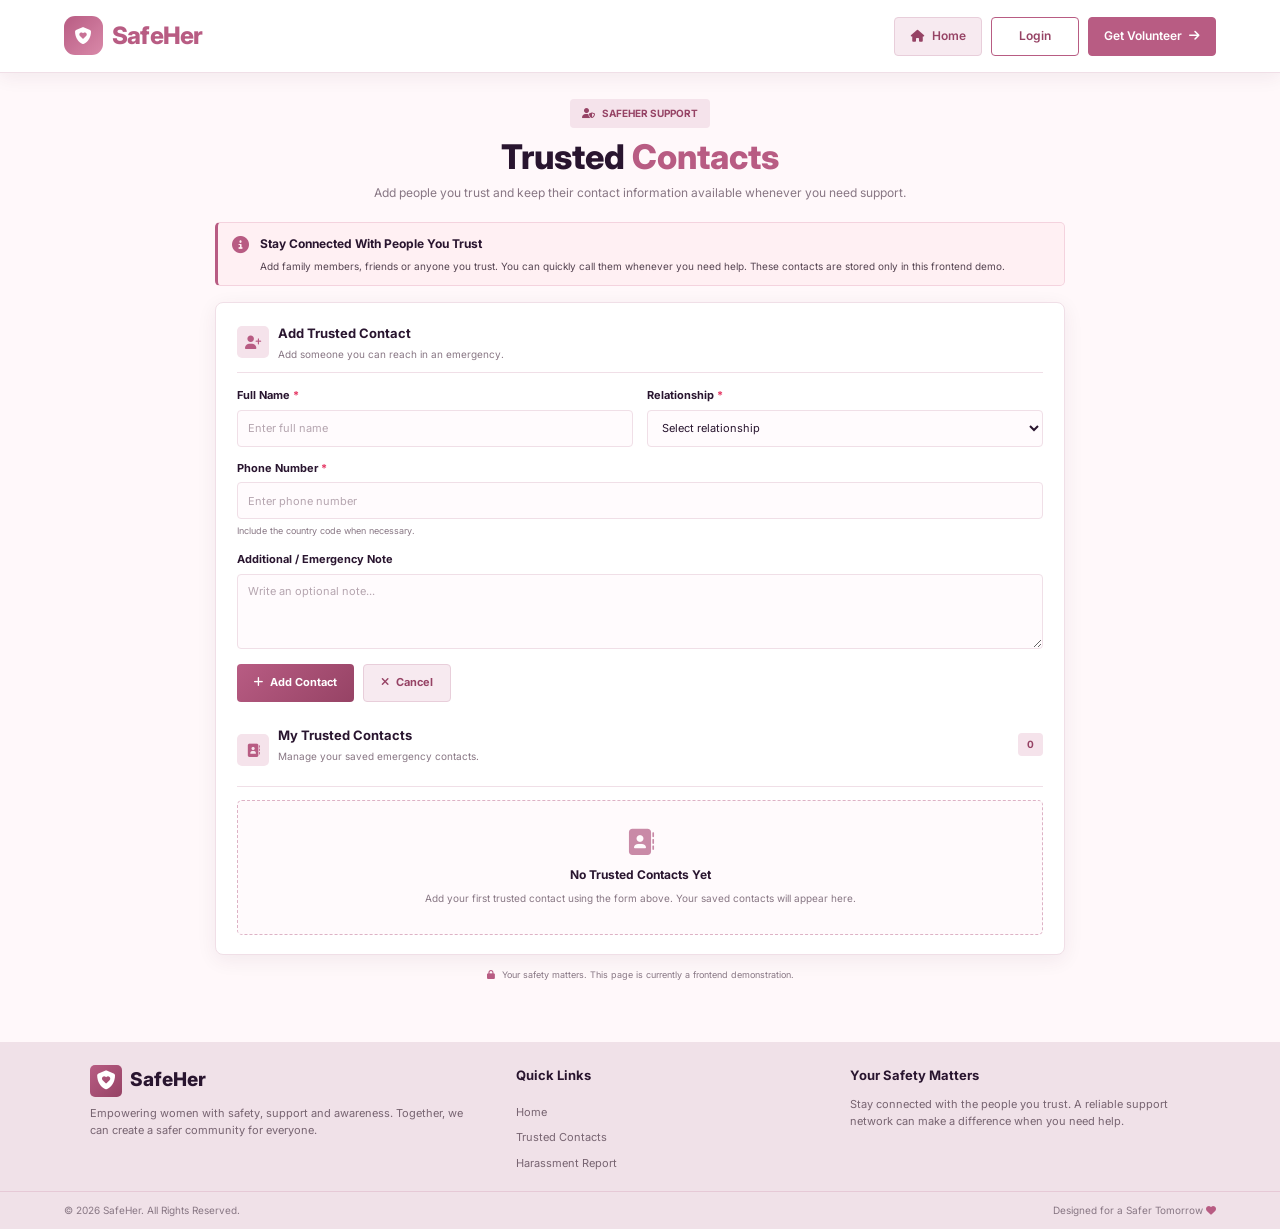
<file: trusted-contacts.html>
<!DOCTYPE html>
<html lang="en">

<head>
    <meta charset="UTF-8">
    <meta name="viewport" content="width=device-width, initial-scale=1.0">

    <title>Trusted Contacts | SafeHer</title>

    <link rel="preconnect" href="https://fonts.googleapis.com">
    <link rel="preconnect" href="https://fonts.gstatic.com" crossorigin>

    <link href="https://fonts.googleapis.com/css2?family=Inter:wght@400;500;600;700;800&display=swap" rel="stylesheet">

    <link rel="stylesheet" href="https://cdnjs.cloudflare.com/ajax/libs/font-awesome/6.7.2/css/all.min.css">
    <link rel="stylesheet" href="style.css">

    <style>
        /* =====================================
           PAGE BASE
        ===================================== */

        .tc-page,
        .tc-page * {
            box-sizing: border-box;
        }

        .tc-page {
            background: var(--background);
            padding: 25px 0 35px;
            min-height: auto;
        }

        .tc-container {
            width: min(92%, 850px);
            margin: auto;
        }

        /* =====================================
           NAVBAR
        ===================================== */

        .tc-navbar {
            min-height: 68px;
            padding-top: 9px;
            padding-bottom: 9px;
        }

        .tc-navbar .nav-actions {
            display: flex;
            align-items: center;
            justify-content: flex-end;
            gap: 9px;
        }

        .tc-navbar .nav-actions a {
            min-width: 88px;
            height: 39px;
            padding: 0 15px;

            display: inline-flex;
            align-items: center;
            justify-content: center;
            gap: 7px;

            border-radius: 4px;
            font-family: inherit;
            font-size: 12px;
            font-weight: 600;
            text-decoration: none;
            white-space: nowrap;

            transition: all .2s ease;
        }

        .tc-navbar .home-btn {
            background: #F7EAF0;
            color: #964365;
            border: 1px solid #E8CEDA;
        }

        .tc-navbar .login-btn {
            background: #FFFFFF;
            color: #964365;
            border: 1px solid #B85C83;
        }

        .tc-navbar .volunteer-btn {
            background: #B85C83;
            color: #FFFFFF;
            border: 1px solid #B85C83;
        }

        .tc-navbar .nav-actions a:hover {
            transform: translateY(-2px);
            box-shadow: 0 4px 10px rgba(184, 92, 131, .13);
        }

        .tc-navbar .home-btn:hover,
        .tc-navbar .login-btn:hover {
            background: #F1DCE6;
        }

        .tc-navbar .volunteer-btn:hover {
            background: #964365;
            border-color: #964365;
        }

        /* =====================================
           PAGE HEADING
        ===================================== */

        .tc-heading {
            text-align: center;
            margin-bottom: 20px;
        }

        .tc-badge {
            display: inline-flex;
            align-items: center;
            gap: 7px;
            padding: 6px 12px;

            border-radius: 4px;
            background: var(--primary-light);
            color: var(--primary-dark);

            font-size: 10px;
            font-weight: 700;
            margin-bottom: 9px;
        }

        .tc-heading h1 {
            font-size: clamp(25px, 4vw, 34px);
            color: var(--dark);
            font-weight: 800;
            line-height: 1.2;
            margin-bottom: 6px;
        }

        .tc-heading h1 span {
            color: var(--primary);
        }

        .tc-heading p {
            color: var(--muted);
            font-size: 12px;
            line-height: 1.6;
            max-width: 540px;
            margin: auto;
        }

        /* =====================================
           SAFETY NOTICE
        ===================================== */

        .tc-notice {
            display: flex;
            align-items: flex-start;
            gap: 11px;

            padding: 11px 14px;
            background: #FFF0F3;
            border: 1px solid #F4D3DE;
            border-left: 3px solid var(--primary);
            border-radius: 5px;

            margin-bottom: 16px;
        }

        .tc-notice > i {
            color: var(--primary);
            font-size: 17px;
            margin-top: 2px;
        }

        .tc-notice h3 {
            color: var(--dark);
            font-size: 12px;
            margin-bottom: 3px;
        }

        .tc-notice p {
            color: var(--text);
            font-size: 10px;
            line-height: 1.6;
        }

        /* =====================================
           MAIN CARD
        ===================================== */

        .tc-card {
            background: var(--white);
            border: 1px solid var(--border);
            border-radius: 8px;
            padding: 19px 21px;
            box-shadow: var(--shadow);
        }

        .tc-section {
            margin-bottom: 22px;
        }

        .tc-section:last-child {
            margin-bottom: 0;
        }

        .tc-section-heading {
            display: flex;
            align-items: center;
            gap: 9px;

            padding-bottom: 9px;
            margin-bottom: 13px;

            border-bottom: 1px solid var(--border);
        }

        .tc-section-icon {
            width: 32px;
            height: 32px;
            flex-shrink: 0;

            display: grid;
            place-items: center;

            border-radius: 5px;
            background: var(--primary-light);
            color: var(--primary);
            font-size: 13px;
        }

        .tc-section-heading h2 {
            color: var(--dark);
            font-size: 13px;
            font-weight: 700;
        }

        .tc-section-heading p {
            color: var(--muted);
            font-size: 10px;
            margin-top: 2px;
        }

        /* =====================================
           FORM
        ===================================== */

        .tc-form-grid {
            display: grid;
            grid-template-columns: repeat(2, minmax(0, 1fr));
            gap: 12px 14px;
        }

        .tc-field {
            min-width: 0;
            display: flex;
            flex-direction: column;
            gap: 5px;
        }

        .tc-field.full {
            grid-column: 1 / -1;
        }

        .tc-field label {
            color: var(--dark);
            font-size: 11px;
            font-weight: 700;
        }

        .tc-field label span {
            color: var(--danger);
        }

        .tc-field input,
        .tc-field select,
        .tc-field textarea {
            width: 100%;
            min-width: 0;

            border: 1px solid var(--border);
            border-radius: 4px;

            background: #FFFBFD;
            color: var(--dark);

            padding: 8px 10px;
            font-family: inherit;
            font-size: 11px;

            outline: none;
            transition: all .2s ease;
        }

        .tc-field input,
        .tc-field select {
            height: 37px;
            min-height: 37px;
        }

        .tc-field textarea {
            height: 75px;
            min-height: 75px;
            resize: vertical;
            line-height: 1.6;
        }

        .tc-field input:focus,
        .tc-field select:focus,
        .tc-field textarea:focus {
            border-color: var(--primary);
            background: #FFFFFF;
            box-shadow: 0 0 0 2px rgba(184, 92, 131, .09);
        }

        .tc-field input::placeholder,
        .tc-field textarea::placeholder {
            color: #B5A5AF;
        }

        .tc-hint {
            color: var(--muted);
            font-size: 9px;
            line-height: 1.5;
        }

        /* =====================================
           FORM BUTTONS
        ===================================== */

        .tc-form-actions {
            display: flex;
            align-items: center;
            gap: 9px;
            margin-top: 15px;
        }

        .tc-btn {
            min-height: 38px;
            padding: 0 17px;

            display: inline-flex;
            align-items: center;
            justify-content: center;
            gap: 7px;

            border: none;
            border-radius: 4px;

            font-family: inherit;
            font-size: 11px;
            font-weight: 700;
            cursor: pointer;

            transition: all .2s ease;
        }

        .tc-btn-primary {
            background: linear-gradient(135deg, var(--primary), var(--primary-dark));
            color: #FFFFFF;
        }

        .tc-btn-primary:hover {
            transform: translateY(-2px);
            box-shadow: 0 5px 13px rgba(184, 92, 131, .2);
        }

        .tc-btn-secondary {
            background: #F7EAF0;
            color: #964365;
            border: 1px solid #E8CEDA;
        }

        .tc-btn-secondary:hover {
            background: #F1DCE6;
        }

        /* =====================================
           CONTACT LIST
        ===================================== */

        .tc-contact-header {
            display: flex;
            justify-content: space-between;
            align-items: center;
            gap: 10px;
            margin-bottom: 12px;
        }

        .tc-count {
            display: inline-flex;
            align-items: center;
            justify-content: center;

            min-width: 25px;
            height: 23px;
            padding: 0 7px;

            border-radius: 4px;
            background: var(--primary-light);
            color: var(--primary-dark);

            font-size: 10px;
            font-weight: 700;
        }

        .tc-contact-list {
            display: grid;
            grid-template-columns: repeat(2, minmax(0, 1fr));
            gap: 11px;
        }

        .tc-contact-item {
            min-width: 0;
            padding: 13px;

            border: 1px solid var(--border);
            border-radius: 6px;
            background: #FFFBFD;

            transition: all .2s ease;
        }

        .tc-contact-item:hover {
            border-color: #DDB2C5;
            box-shadow: 0 4px 12px rgba(184, 92, 131, .07);
        }

        .tc-contact-top {
            display: flex;
            align-items: flex-start;
            gap: 10px;
        }

        .tc-avatar {
            width: 37px;
            height: 37px;
            flex-shrink: 0;

            display: grid;
            place-items: center;

            border-radius: 5px;
            background: var(--primary-light);
            color: var(--primary);
            font-size: 15px;
        }

        .tc-contact-info {
            min-width: 0;
            flex: 1;
        }

        .tc-contact-info h3 {
            color: var(--dark);
            font-size: 12px;
            font-weight: 700;
            overflow-wrap: anywhere;
            margin-bottom: 3px;
        }

        .tc-contact-info p {
            color: var(--muted);
            font-size: 10px;
            line-height: 1.5;
            overflow-wrap: anywhere;
        }

        .tc-contact-note {
            margin-top: 10px;
            padding: 8px 9px;

            border-radius: 4px;
            background: #FFF3F7;

            color: #776471;
            font-size: 10px;
            line-height: 1.5;
            overflow-wrap: anywhere;
        }

        .tc-contact-note i {
            color: var(--primary);
            margin-right: 4px;
        }

        .tc-contact-actions {
            display: flex;
            gap: 7px;
            margin-top: 11px;
            padding-top: 10px;
            border-top: 1px solid var(--border);
        }

        .tc-action-btn {
            flex: 1;
            min-width: 0;
            min-height: 31px;
            padding: 0 7px;

            display: inline-flex;
            align-items: center;
            justify-content: center;
            gap: 5px;

            border: 1px solid transparent;
            border-radius: 4px;

            font-family: inherit;
            font-size: 10px;
            font-weight: 600;
            text-decoration: none;
            cursor: pointer;

            transition: all .2s ease;
        }

        .tc-call-btn {
            background: #EAF7F1;
            color: #247456;
            border-color: #CBE9DA;
        }

        .tc-edit-btn {
            background: #F7EAF0;
            color: #964365;
            border-color: #E8CEDA;
        }

        .tc-delete-btn {
            background: #FFF0F0;
            color: #C34C58;
            border-color: #F1D0D3;
        }

        .tc-action-btn:hover {
            filter: brightness(.96);
            transform: translateY(-1px);
        }

        /* =====================================
           EMPTY STATE
        ===================================== */

        .tc-empty {
            padding: 28px 15px;
            text-align: center;

            border: 1px dashed #DDB2C5;
            border-radius: 5px;
            background: #FFFAFC;
        }

        .tc-empty i {
            color: #C98AA7;
            font-size: 27px;
            margin-bottom: 9px;
        }

        .tc-empty h3 {
            color: var(--dark);
            font-size: 12px;
            margin-bottom: 5px;
        }

        .tc-empty p {
            color: var(--muted);
            font-size: 10px;
            line-height: 1.6;
        }

        /* =====================================
           MESSAGE
        ===================================== */

        .tc-message {
            display: none;
            padding: 10px 12px;
            margin-top: 12px;

            border-radius: 5px;
            font-size: 10px;
            line-height: 1.6;
        }

        .tc-message.success {
            display: block;
            color: #247456;
            background: #EAF7F1;
            border: 1px solid #BFE6D4;
        }

        .tc-message.error {
            display: block;
            color: #A53E4B;
            background: #FFF0F0;
            border: 1px solid #F1D0D3;
        }

        /* =====================================
           BOTTOM NOTE
        ===================================== */

        .tc-bottom-note {
            text-align: center;
            color: var(--muted);
            font-size: 9px;
            line-height: 1.6;
            margin-top: 13px;
        }

        .tc-bottom-note i {
            color: var(--primary);
            margin-right: 4px;
        }

        /* =====================================
           COMPACT FOOTER
        ===================================== */

        .tc-footer {
            background: #F0E1E8;
            color: #554451;
            margin-top: 25px;
            padding: 22px 0 0;
        }

        .tc-footer-container {
            width: min(92%, 1100px);
            margin: auto;

            display: grid;
            grid-template-columns: 1.3fr 1fr 1.1fr;
            gap: 25px;

            padding-bottom: 18px;
        }

        .tc-footer-logo {
            display: inline-flex;
            align-items: center;
            gap: 8px;

            color: #29152F;
            font-size: 19px;
            font-weight: 800;
            text-decoration: none;
            margin-bottom: 8px;
        }

        .tc-footer-icon {
            width: 32px;
            height: 32px;

            display: grid;
            place-items: center;

            color: white;
            background: linear-gradient(135deg, #B85C83, #964365);
            border-radius: 5px;
        }

        .tc-footer-brand p,
        .tc-footer-note p {
            font-size: 11px;
            line-height: 1.6;
            color: #776471;
            max-width: 380px;
        }

        .tc-footer-links h3,
        .tc-footer-note h3 {
            color: #29152F;
            font-size: 13px;
            margin-bottom: 9px;
        }

        .tc-footer-links {
            display: flex;
            flex-direction: column;
            align-items: flex-start;
            gap: 7px;
        }

        .tc-footer-links a {
            color: #776471;
            text-decoration: none;
            font-size: 11px;
            transition: all .2s ease;
        }

        .tc-footer-links a:hover {
            color: #B85C83;
            transform: translateX(3px);
        }

        .tc-footer-bottom {
            border-top: 1px solid rgba(184, 92, 131, .18);
            padding: 10px 5%;

            display: flex;
            justify-content: space-between;
            align-items: center;
            gap: 10px;
            flex-wrap: wrap;
        }

        .tc-footer-bottom p {
            color: #887784;
            font-size: 10px;
            margin: 0;
        }

        .tc-footer-bottom i {
            color: #B85C83;
        }

        /* =====================================
           TABLET
        ===================================== */

        @media (max-width: 768px) {

            .tc-container {
                width: 94%;
            }

            .tc-card {
                padding: 17px;
            }

            .tc-footer-container {
                grid-template-columns: 1fr 1fr;
                gap: 18px;
            }

            .tc-footer-brand {
                grid-column: 1 / -1;
            }
        }

        /* =====================================
           MOBILE
        ===================================== */

        @media (max-width: 550px) {

            .tc-navbar {
                min-height: 60px;
                padding: 8px 0;
            }

            .tc-navbar .nav-actions {
                gap: 5px;
            }

            .tc-navbar .nav-actions a {
                min-width: auto;
                height: 34px;
                padding: 0 9px;
                font-size: 10px;
                gap: 4px;
            }

            .tc-page {
                padding: 20px 0 25px;
            }

            .tc-container {
                width: 93%;
            }

            .tc-heading {
                margin-bottom: 15px;
            }

            .tc-heading h1 {
                font-size: 26px;
            }

            .tc-heading p {
                font-size: 11px;
            }

            .tc-badge {
                font-size: 9px;
                padding: 5px 9px;
            }

            .tc-notice {
                padding: 10px;
                margin-bottom: 12px;
            }

            .tc-card {
                padding: 14px 12px;
                border-radius: 6px;
            }

            .tc-section {
                margin-bottom: 18px;
            }

            .tc-section-heading {
                margin-bottom: 10px;
                padding-bottom: 8px;
            }

            .tc-section-icon {
                width: 29px;
                height: 29px;
                font-size: 12px;
            }

            .tc-section-heading h2 {
                font-size: 12px;
            }

            .tc-form-grid {
                grid-template-columns: 1fr;
                gap: 10px;
            }

            .tc-field.full {
                grid-column: auto;
            }

            .tc-contact-list {
                grid-template-columns: 1fr;
            }

            .tc-form-actions {
                flex-wrap: wrap;
            }

            .tc-footer {
                margin-top: 20px;
                padding-top: 18px;
            }

            .tc-footer-container {
                grid-template-columns: 1fr 1fr;
                gap: 18px 12px;
                padding-bottom: 15px;
            }

            .tc-footer-brand,
            .tc-footer-note {
                grid-column: 1 / -1;
            }

            .tc-footer-bottom {
                flex-direction: column;
                text-align: center;
                padding: 10px;
            }
        }

        /* =====================================
           EXTRA SMALL MOBILE
        ===================================== */

        @media (max-width: 360px) {

            .tc-navbar .nav-actions {
                gap: 4px;
            }

            .tc-navbar .nav-actions a {
                padding: 0 6px;
                font-size: 9px;
            }

            .tc-heading h1 {
                font-size: 23px;
            }

            .tc-card {
                padding: 12px 9px;
            }

            .tc-footer-container {
                grid-template-columns: 1fr;
            }

            .tc-footer-brand,
            .tc-footer-note {
                grid-column: auto;
            }

            .tc-action-btn {
                font-size: 9px;
                gap: 3px;
            }
        }
    </style>
</head>

<body>

    <!-- NAVBAR -->

    <header class="header">
        <nav class="navbar container tc-navbar">

            <a href="index.html" class="logo">
                <span class="logo-icon">
                    <i class="fa-solid fa-shield-heart"></i>
                </span>
                <span>SafeHer</span>
            </a>

            <div class="nav-actions">

                <a href="index.html" class="home-btn">
                    <i class="fa-solid fa-house"></i>
                    Home
                </a>

                <a href="login.html" class="login-btn">
                    Login
                </a>

                <a href="register.html" class="volunteer-btn">
                    Get Volunteer
                    <i class="fa-solid fa-arrow-right"></i>
                </a>

            </div>

        </nav>
    </header>


    <!-- MAIN PAGE -->

    <main class="tc-page">

        <div class="tc-container">

            <!-- HEADING -->

            <div class="tc-heading">

                <span class="tc-badge">
                    <i class="fa-solid fa-user-shield"></i>
                    SAFEHER SUPPORT
                </span>

                <h1>
                    Trusted <span>Contacts</span>
                </h1>

                <p>
                    Add people you trust and keep their contact information
                    available whenever you need support.
                </p>

            </div>


            <!-- SAFETY NOTICE -->

            <div class="tc-notice">

                <i class="fa-solid fa-circle-info"></i>

                <div>
                    <h3>Stay Connected With People You Trust</h3>

                    <p>
                        Add family members, friends or anyone you trust.
                        You can quickly call them whenever you need help.
                        These contacts are stored only in this frontend demo.
                    </p>
                </div>

            </div>


            <!-- MAIN CARD -->

            <div class="tc-card">

                <!-- ADD CONTACT -->

                <section class="tc-section">

                    <div class="tc-section-heading">

                        <div class="tc-section-icon">
                            <i class="fa-solid fa-user-plus"></i>
                        </div>

                        <div>
                            <h2 id="formHeading">Add Trusted Contact</h2>
                            <p>Add someone you can reach in an emergency.</p>
                        </div>

                    </div>


                    <form id="contactForm">

                        <div class="tc-form-grid">

                            <div class="tc-field">

                                <label for="contactName">
                                    Full Name <span>*</span>
                                </label>

                                <input
                                    type="text"
                                    id="contactName"
                                    placeholder="Enter full name"
                                    maxlength="80"
                                    required
                                >

                            </div>


                            <div class="tc-field">

                                <label for="relationship">
                                    Relationship <span>*</span>
                                </label>

                                <select id="relationship" required>
                                    <option value="">Select relationship</option>
                                    <option>Mother</option>
                                    <option>Father</option>
                                    <option>Brother</option>
                                    <option>Sister</option>
                                    <option>Husband</option>
                                    <option>Friend</option>
                                    <option>Relative</option>
                                    <option>Teacher</option>
                                    <option>Colleague</option>
                                    <option>Other</option>
                                </select>

                            </div>


                            <div class="tc-field full">

                                <label for="contactPhone">
                                    Phone Number <span>*</span>
                                </label>

                                <input
                                    type="tel"
                                    id="contactPhone"
                                    placeholder="Enter phone number"
                                    maxlength="20"
                                    required
                                >

                                <span class="tc-hint">
                                    Include the country code when necessary.
                                </span>

                            </div>


                            <div class="tc-field full">

                                <label for="contactNote">
                                    Additional / Emergency Note
                                </label>

                                <textarea
                                    id="contactNote"
                                    maxlength="300"
                                    placeholder="Write an optional note..."
                                ></textarea>

                            </div>

                        </div>


                        <div class="tc-form-actions">

                            <button type="submit" class="tc-btn tc-btn-primary" id="saveContactBtn">
                                <i class="fa-solid fa-plus"></i>
                                Add Contact
                            </button>

                            <button type="button" class="tc-btn tc-btn-secondary" id="cancelEditBtn" hidden>
                                <i class="fa-solid fa-xmark"></i>
                                Cancel
                            </button>

                        </div>

                    </form>

                    <div id="tcMessage" class="tc-message" role="status" aria-live="polite"></div>

                </section>


                <!-- CONTACT LIST -->

                <section class="tc-section">

                    <div class="tc-section-heading">

                        <div class="tc-section-icon">
                            <i class="fa-solid fa-address-book"></i>
                        </div>

                        <div style="flex:1;">

                            <div class="tc-contact-header">
                                <div>
                                    <h2>My Trusted Contacts</h2>
                                    <p>Manage your saved emergency contacts.</p>
                                </div>

                                <span class="tc-count" id="contactCount">0</span>
                            </div>

                        </div>

                    </div>


                    <div id="contactList" class="tc-contact-list"></div>


                    <div id="emptyState" class="tc-empty">

                        <i class="fa-solid fa-address-book"></i>

                        <h3>No Trusted Contacts Yet</h3>

                        <p>
                            Add your first trusted contact using the form above.
                            Your saved contacts will appear here.
                        </p>

                    </div>

                </section>

            </div>


            <p class="tc-bottom-note">
                <i class="fa-solid fa-lock"></i>
                Your safety matters. This page is currently a frontend demonstration.
            </p>

        </div>

    </main>


    <!-- FOOTER -->

    <footer class="tc-footer">

        <div class="tc-footer-container">

            <div class="tc-footer-brand">

                <a href="index.html" class="tc-footer-logo">

                    <span class="tc-footer-icon">
                        <i class="fa-solid fa-shield-heart"></i>
                    </span>

                    SafeHer

                </a>

                <p>
                    Empowering women with safety, support and awareness.
                    Together, we can create a safer community for everyone.
                </p>

            </div>


            <div class="tc-footer-links">

                <h3>Quick Links</h3>

                <a href="index.html">Home</a>
                <a href="trusted-contacts.html">Trusted Contacts</a>
                <a href="harassment-report.html">Harassment Report</a>

            </div>


            <div class="tc-footer-note">

                <h3>Your Safety Matters</h3>

                <p>
                    Stay connected with the people you trust.
                    A reliable support network can make a difference
                    when you need help.
                </p>

            </div>

        </div>


        <div class="tc-footer-bottom">

            <p>
                &copy; <span id="currentYear"></span> SafeHer.
                All Rights Reserved.
            </p>

            <p>
                Designed for a Safer Tomorrow
                <i class="fa-solid fa-heart"></i>
            </p>

        </div>

    </footer>


    <!-- EXISTING JAVASCRIPT -->

    <script src="script.js"></script>


    <!-- TRUSTED CONTACTS JAVASCRIPT -->

    <script>

        document.addEventListener("DOMContentLoaded", function () {

            const form = document.getElementById("contactForm");

            const nameInput = document.getElementById("contactName");
            const relationshipInput = document.getElementById("relationship");
            const phoneInput = document.getElementById("contactPhone");
            const noteInput = document.getElementById("contactNote");

            const contactList = document.getElementById("contactList");
            const emptyState = document.getElementById("emptyState");
            const contactCount = document.getElementById("contactCount");

            const message = document.getElementById("tcMessage");

            const saveButton = document.getElementById("saveContactBtn");
            const cancelButton = document.getElementById("cancelEditBtn");
            const formHeading = document.getElementById("formHeading");

            let tcContacts = [];
            let editingId = null;

            /* CURRENT YEAR */

            document.getElementById("currentYear").textContent =
                new Date().getFullYear();


            /* SHOW MESSAGE */

            function showMessage(text, type = "success") {

                message.textContent = text;
                message.className = "tc-message " + type;

            }


            /* RESET FORM */

            function resetForm() {

                form.reset();

                editingId = null;

                formHeading.textContent = "Add Trusted Contact";

                saveButton.innerHTML =
                    '<i class="fa-solid fa-plus"></i> Add Contact';

                cancelButton.hidden = true;

            }


            /* VALIDATE PHONE */

            function isValidPhone(phone) {

                const cleaned = phone.replace(/[\s()+.-]/g, "");

                return /^\d{7,15}$/.test(cleaned);

            }


            /* ESCAPE HTML */

            function escapeHTML(value) {

                return String(value).replace(/[&<>"']/g, function (char) {

                    return {
                        "&": "&amp;",
                        "<": "&lt;",
                        ">": "&gt;",
                        '"': "&quot;",
                        "'": "&#039;"
                    }[char];

                });

            }


            /* RENDER CONTACTS */

            function renderContacts() {

                contactList.innerHTML = "";

                contactCount.textContent = tcContacts.length;

                emptyState.style.display =
                    tcContacts.length === 0 ? "block" : "none";

                tcContacts.forEach(function (contact) {

                    const item = document.createElement("article");

                    item.className = "tc-contact-item";

                    const safeName = escapeHTML(contact.name);
                    const safeRelationship = escapeHTML(contact.relationship);
                    const safePhone = escapeHTML(contact.phone);
                    const safeNote = escapeHTML(contact.note);

                    const phoneForCall = contact.phone.replace(/[^0-9+]/g, "");

                    item.innerHTML = `

                        <div class="tc-contact-top">

                            <div class="tc-avatar">
                                <i class="fa-solid fa-user"></i>
                            </div>

                            <div class="tc-contact-info">

                                <h3>${safeName}</h3>

                                <p>
                                    <i class="fa-solid fa-heart"></i>
                                    ${safeRelationship}
                                </p>

                                <p>
                                    <i class="fa-solid fa-phone"></i>
                                    ${safePhone}
                                </p>

                            </div>

                        </div>

                        ${contact.note ? `
                            <div class="tc-contact-note">
                                <i class="fa-solid fa-note-sticky"></i>
                                ${safeNote}
                            </div>
                        ` : ""}

                        <div class="tc-contact-actions">

                            <a
                                href="tel:${encodeURIComponent(phoneForCall)}"
                                class="tc-action-btn tc-call-btn"
                                aria-label="Call ${safeName}"
                            >
                                <i class="fa-solid fa-phone"></i>
                                Call
                            </a>

                            <button
                                type="button"
                                class="tc-action-btn tc-edit-btn"
                                data-action="edit"
                                data-id="${contact.id}"
                            >
                                <i class="fa-solid fa-pen"></i>
                                Edit
                            </button>

                            <button
                                type="button"
                                class="tc-action-btn tc-delete-btn"
                                data-action="delete"
                                data-id="${contact.id}"
                            >
                                <i class="fa-solid fa-trash"></i>
                                Delete
                            </button>

                        </div>

                    `;

                    contactList.appendChild(item);

                });

            }


            /* ADD / UPDATE CONTACT */

            form.addEventListener("submit", function (event) {

                event.preventDefault();

                if (!form.checkValidity()) {

                    form.reportValidity();
                    return;

                }

                const name = nameInput.value.trim();
                const relationship = relationshipInput.value;
                const phone = phoneInput.value.trim();
                const note = noteInput.value.trim();

                if (!name || !relationship || !phone) {

                    showMessage("Please fill in all required fields.", "error");
                    return;

                }

                if (!isValidPhone(phone)) {

                    showMessage("Please enter a valid phone number.", "error");
                    phoneInput.focus();
                    return;

                }

                if (editingId !== null) {

                    const index = tcContacts.findIndex(function (contact) {
                        return contact.id === editingId;
                    });

                    if (index !== -1) {

                        tcContacts[index] = {
                            ...tcContacts[index],
                            name: name,
                            relationship: relationship,
                            phone: phone,
                            note: note
                        };

                        showMessage("Trusted contact updated successfully.");

                    }

                } else {

                    if (tcContacts.length >= 10) {

                        showMessage("You can add a maximum of 10 contacts.", "error");
                        return;

                    }

                    tcContacts.push({

                        id: Date.now() + Math.random(),
                        name: name,
                        relationship: relationship,
                        phone: phone,
                        note: note

                    });

                    showMessage("Trusted contact added successfully.");

                }

                resetForm();
                renderContacts();

            });


            /* EDIT / DELETE CONTACT */

            contactList.addEventListener("click", function (event) {

                const button = event.target.closest("button[data-action]");

                if (!button) return;

                const id = Number(button.dataset.id);
                const action = button.dataset.action;

                const contact = tcContacts.find(function (item) {
                    return item.id === id;
                });

                if (!contact) return;


                /* EDIT */

                if (action === "edit") {

                    editingId = id;

                    nameInput.value = contact.name;
                    relationshipInput.value = contact.relationship;
                    phoneInput.value = contact.phone;
                    noteInput.value = contact.note;

                    formHeading.textContent = "Edit Trusted Contact";

                    saveButton.innerHTML =
                        '<i class="fa-solid fa-floppy-disk"></i> Update Contact';

                    cancelButton.hidden = false;

                    showMessage("Edit the contact details and select Update Contact.");

                    form.scrollIntoView({
                        behavior: "smooth",
                        block: "center"
                    });

                    nameInput.focus();

                }


                /* DELETE */

                if (action === "delete") {

                    const confirmed = confirm(
                        "Are you sure you want to delete " + contact.name + "?"
                    );

                    if (!confirmed) return;

                    tcContacts = tcContacts.filter(function (item) {
                        return item.id !== id;
                    });

                    if (editingId === id) {
                        resetForm();
                    }

                    renderContacts();

                    showMessage("Contact deleted successfully.");

                }

            });


            /* CANCEL EDIT */

            cancelButton.addEventListener("click", function () {

                resetForm();

                message.className = "tc-message";
                message.textContent = "";

            });


            /* INITIAL RENDER */

            renderContacts();

        });

    </script>

</body>
</html>
</file>
<file: style.css>
/* =========================================
   SAFEHER — PROFESSIONAL RESPONSIVE DESIGN
   Light Pink Theme | Mobile | Tablet | Desktop
========================================= */

/* 01. ROOT VARIABLES */
:root {
    --primary: #B85C83;
    --primary-dark: #964365;
    --primary-light: #F5E3EB;
    --dark: #29152F;
    --text: #554451;
    --muted: #887784;
    --background: #FFF8FA;
    --background-alt: #FDF1F5;
    --white: #FFFFFF;
    --border: #F0DFE7;
    --danger: #E53965;
    --success: #398B72;
    --shadow: 0 5px 20px rgba(73,32,56,.07);
    --shadow-hover: 0 12px 28px rgba(73,32,56,.12);
    --radius: 14px;
    --transition: all .3s ease;
    --container-width: 1240px;
}

/* 02. GLOBAL RESET */
* {
    margin: 0;
    padding: 0;
    box-sizing: border-box;
}

html {
    scroll-behavior: smooth;
    scroll-padding-top: 85px;
}

body {
    font-family: 'Inter', sans-serif;
    background: var(--background);
    color: var(--text);
    line-height: 1.7;
    overflow-x: clip;
}

img {
    display: block;
    max-width: 100%;
}

a {
    color: inherit;
    text-decoration: none;
}

button, input, textarea, select {
    font: inherit;
}

button {
    cursor: pointer;
}

button:focus-visible, a:focus-visible {
    outline: 3px solid rgba(184,92,131,.45);
    outline-offset: 4px;
}

.container {
    width: min(90%, var(--container-width));
    margin-inline: auto;
}

.section {
    padding: 75px 0;
}

/* 03. NAVBAR — DESKTOP ORIGINAL */
.header {
    position: sticky;
    top: 0;
    z-index: 1000;
    width: 100%;
    background: rgba(255,255,255,.96);
    backdrop-filter: blur(16px);
    -webkit-backdrop-filter: blur(16px);
    border-bottom: 1px solid var(--border);
    box-shadow: 0 4px 18px rgba(71,35,55,.07);
}

.navbar,
.navbar.container {
    position: relative;
    min-height: 72px;
    display: flex;
    align-items: center;
    justify-content: space-between;
    gap: 16px;
    padding-block: 8px;
}

.logo {
    display: inline-flex;
    align-items: center;
    gap: 9px;
    flex-shrink: 0;
    white-space: nowrap;
    color: #54283F;
    font-size: 24px;
    font-weight: 800;
    letter-spacing: -.8px;
}

.logo span:last-child {
    color: var(--primary);
}

.logo-icon {
    width: 39px;
    height: 39px;
    display: grid;
    place-items: center;
    flex-shrink: 0;
    color: white;
    background: linear-gradient(135deg,#B85C83,#D989A9);
    border-radius: 11px;
    font-size: 17px;
}

.nav-menu {
    display: flex;
    align-items: center;
    justify-content: center;
    flex-wrap: nowrap;
    gap: 3px;
    padding: 6px;
    background: rgba(255,255,255,.94);
    border: 1px solid var(--border);
    border-radius: 11px;
    box-shadow: 0 3px 12px rgba(65,35,65,.07);
}

.nav-link {
    position: relative;
    display: block;
    padding: 9px 10px;
    color: var(--text);
    border-radius: 7px;
    font-size: 12px;
    font-weight: 600;
    white-space: nowrap;
    transition: var(--transition);
}

.nav-link::after {
    display: none;
}

.nav-link:hover,
.nav-link.active {
    color: #A94F7C;
    background: #FCEBF3;
}

.nav-actions {
    display: flex;
    align-items: center;
    gap: 9px;
    flex-shrink: 0;
}

.login-btn,
.register-btn {
    display: inline-flex;
    align-items: center;
    justify-content: center;
    padding: 9px 14px;
    border: 1px solid #DDB5C8;
    border-radius: 7px;
    font-size: 12px;
    font-weight: 700;
    white-space: nowrap;
    transition: var(--transition);
}

.login-btn {
    color: #A63F70;
    background: white;
}

.login-btn:hover {
    background: #FCEEF4;
}

.register-btn {
    color: white;
    background: #A63F70;
    border-color: #A63F70;
    box-shadow: 0 3px 10px rgba(166,63,112,.16);
}

.register-btn:hover {
    background: #843052;
    transform: translateY(-2px);
}

.menu-toggle {
    display: none;
    width: 42px;
    height: 42px;
    align-items: center;
    justify-content: center;
    flex-shrink: 0;
    color: var(--primary);
    background: white;
    border: 1px solid var(--border);
    border-radius: 10px;
    font-size: 20px;
    transition: var(--transition);
}

.menu-toggle:hover,
.menu-toggle[aria-expanded="true"] {
    background: var(--primary-light);
    border-color: #DDA9BE;
}

.mobile-login,
.mobile-auth-actions,
.nav-menu-footer {
    display: none;
}

/* 04. HERO */
.hero {
    position: relative;
    isolation: isolate;
    overflow: hidden;
    min-height: 440px;
    display: flex;
    align-items: center;
    padding: 70px 0 65px;
    background:
        radial-gradient(circle at 85% 20%,rgba(230,177,198,.22),transparent 30%),
        linear-gradient(115deg,#FFF8FA,#FFF3F7,#FCEEF3);
}

.hero::before {
    content: "";
    position: absolute;
    z-index: -1;
    width: 350px;
    height: 350px;
    top: -180px;
    right: -80px;
    border-radius: 50%;
    background: rgba(223,166,190,.12);
    pointer-events: none;
}

.hero-container {
    position: relative;
    z-index: 1;
    display: flex;
    align-items: center;
    justify-content: center;
    width: min(90%,900px);
    min-height: 300px;
    margin-inline: auto;
    text-align: center;
}

.hero-content {
    width: 100%;
    max-width: 850px;
    margin-inline: auto;
}

.section-label {
    display: inline-flex;
    align-items: center;
    justify-content: center;
    flex-wrap: wrap;
    gap: 8px;
    margin-bottom: 15px;
    color: var(--primary);
    font-size: 10px;
    font-weight: 800;
    letter-spacing: 1.4px;
}

.hero-content h1 {
    max-width: 800px;
    margin: 0 auto 18px;
    color: var(--dark);
    font-size: clamp(35px,5vw,58px);
    line-height: 1.17;
    font-weight: 800;
    letter-spacing: -1.8px;
    overflow-wrap: anywhere;
}

.hero-content h1 span {
    color: var(--primary);
}

.hero-content > p {
    max-width: 650px;
    margin: 0 auto 25px;
    color: var(--muted);
    font-size: 14px;
    line-height: 1.85;
}

.hero-buttons {
    display: flex;
    align-items: center;
    justify-content: center;
    flex-wrap: wrap;
    gap: 12px;
}

.primary-btn,
.secondary-btn {
    min-height: 45px;
    display: inline-flex;
    align-items: center;
    justify-content: center;
    gap: 9px;
    padding: 12px 20px;
    border: 1px solid transparent;
    border-radius: 8px;
    font-size: 12px;
    font-weight: 700;
    text-align: center;
    transition: var(--transition);
}

.primary-btn {
    color: white;
    background: linear-gradient(120deg,#B85C83,#CD7C9E);
    box-shadow: 0 7px 18px rgba(184,92,131,.17);
}

.primary-btn:hover {
    transform: translateY(-3px);
    box-shadow: 0 10px 22px rgba(184,92,131,.24);
}

.secondary-btn {
    color: var(--dark);
    background: white;
    border-color: var(--border);
}

.secondary-btn:hover {
    color: var(--primary);
    border-color: var(--primary);
    transform: translateY(-3px);
}

.hero-trust {
    display: flex;
    align-items: center;
    justify-content: center;
    flex-wrap: wrap;
    gap: 9px;
    margin-top: 22px;
    color: var(--muted);
    font-size: 11px;
}

.hero-trust i {
    color: var(--primary);
    font-size: 15px;
}

/* 05. SECTION HEADINGS */
.section-heading {
    width: 100%;
    max-width: 650px;
    margin: 0 auto 35px;
    text-align: center;
}

.section-heading .section-label {
    margin-bottom: 9px;
}

.section-heading h2 {
    margin-bottom: 10px;
    color: var(--dark);
    font-size: clamp(25px,3vw,36px);
    line-height: 1.3;
    font-weight: 800;
    letter-spacing: -.7px;
}

.section-heading p {
    color: var(--muted);
    font-size: 12px;
    line-height: 1.9;
}

/* 06. SAFETY FEATURES */
.features-section {
    background: var(--background);
}

.features-box {
    position: relative;
    isolation: isolate;
    overflow: hidden;
    width: 100%;
    max-width: 1050px;
    margin-inline: auto;
    padding: 2px;
    border-radius: 17px;
    background: white;
}

.features-box::before {
    content: "";
    position: absolute;
    z-index: -1;
    width: 200%;
    height: 200%;
    top: -50%;
    left: -50%;
    background: conic-gradient(from 0deg,#B85C83,#E8A3BE,#A78BCE,#79B8C5,#E7B66C,#B85C83);
    animation: featureBorderRotate 6s linear infinite;
}

@keyframes featureBorderRotate {
    to { transform: rotate(360deg); }
}

.features-box-inner {
    position: relative;
    z-index: 1;
    padding: 17px;
    background: white;
    border-radius: 15px;
}

.features-grid {
    display: grid;
    grid-template-columns: repeat(3,minmax(0,1fr));
    gap: 11px;
}

.feature-card {
    min-width: 0;
    padding: 17px 15px;
    background: #FFFAFC;
    border: 1px solid #F3E5EB;
    border-radius: 11px;
    box-shadow: none;
    transition: var(--transition);
}

.feature-card:hover {
    transform: translateY(-3px);
    background: #FFF3F7;
    border-color: #E5B3C7;
    box-shadow: 0 6px 16px rgba(73,32,56,.07);
}

.feature-icon {
    width: 37px;
    height: 37px;
    display: grid;
    place-items: center;
    margin-bottom: 10px;
    color: var(--primary);
    background: linear-gradient(135deg,#F8E6ED,#F1D6E1);
    border-radius: 9px;
    font-size: 15px;
    transition: var(--transition);
}

.feature-card:hover .feature-icon {
    color: white;
    background: var(--primary);
}

.feature-card h3 {
    margin-bottom: 6px;
    color: var(--dark);
    font-size: 13px;
    line-height: 1.5;
    font-weight: 700;
    overflow-wrap: anywhere;
}

.feature-card p {
    min-height: 38px;
    margin-bottom: 9px;
    color: var(--muted);
    font-size: 10px;
    line-height: 1.7;
    overflow-wrap: anywhere;
}

.feature-card a {
    display: inline-flex;
    align-items: center;
    gap: 6px;
    color: var(--primary);
    font-size: 10px;
    font-weight: 700;
}

.feature-card a:hover {
    color: var(--primary-dark);
}

/* 07. LIVE LOCATION */
.location-section {
    background: linear-gradient(110deg,#FFF8FA,#FDF1F5,#FFF9FB);
}

.location-panel {
    width: 100%;
    max-width: 900px;
    display: flex;
    align-items: center;
    flex-wrap: wrap;
    gap: 15px;
    margin-inline: auto;
    padding: 22px;
    background: white;
    border: 1px solid var(--border);
    border-radius: 14px;
    box-shadow: var(--shadow);
}

.location-info {
    display: flex;
    align-items: center;
    gap: 13px;
    flex: 1 1 240px;
    min-width: 0;
}

.location-icon {
    width: 46px;
    height: 46px;
    display: grid;
    place-items: center;
    flex-shrink: 0;
    color: var(--primary);
    background: #F7E5EC;
    border-radius: 11px;
    font-size: 18px;
}

.location-info h3,
.location-panel h3 {
    color: var(--dark);
    font-size: 16px;
    line-height: 1.5;
}

.location-info p,
.location-panel p {
    color: var(--muted);
    font-size: 12px;
    line-height: 1.7;
}

.location-map {
    width: 100%;
    height: 360px;
    min-height: 360px;
    position: relative;
    display: block;
    overflow: hidden;
    border: 1px solid var(--border);
    border-radius: 14px;
    background: #f1f1f1;
    z-index: 1;
}

#locationMap {
    width: 100%;
    height: 100%;
    min-height: 360px;
    position: relative;
    z-index: 1;
}

#locationMap .leaflet-container {
    width: 100%;
    height: 100%;
    font-family: inherit;
}

.location-btn,
.emergency-call-btn {
    min-height: 43px;
    display: inline-flex;
    align-items: center;
    justify-content: center;
    gap: 8px;
    padding: 11px 16px;
    border-radius: 8px;
    font-size: 11px;
    font-weight: 700;
    text-align: center;
    transition: var(--transition);
}

.location-btn {
    flex: 0 1 auto;
    color: white;
    background: var(--primary);
    border: none;
}

.location-btn:hover {
    background: var(--primary-dark);
    transform: translateY(-2px);
}

.location-btn:disabled {
    opacity: .65;
    cursor: wait;
    transform: none;
}

.location-result {
    width: 100%;
    min-height: 42px;
    padding: 11px 13px;
    color: var(--muted);
    background: #FFF7FA;
    border: 1px solid #F2E2E9;
    border-radius: 8px;
    font-size: 11px;
    line-height: 1.8;
    overflow-wrap: anywhere;
}

.location-result a {
    display: inline-block;
    margin-top: 5px;
    color: var(--primary);
    font-weight: 700;
}

.emergency-call-btn {
    color: #C92D50;
    background: #FFF0F2;
    border: 1px solid #F4D1DA;
}

.emergency-call-btn:hover {
    background: #FCE0E7;
}

/* Emergency call */
.emergency-call {
    display: inline-flex;
    align-items: center;
    justify-content: center;
    gap: 10px;
    width: fit-content;
    min-width: 190px;
    min-height: 48px;
    padding: 13px 22px;
    box-sizing: border-box;
    background: linear-gradient(135deg,#B85C83,#963E65);
    color: white;
    font-size: 14px;
    font-weight: 700;
    line-height: 1.4;
    text-align: center;
    text-decoration: none;
    white-space: nowrap;
    border: none;
    border-radius: 10px;
    position: relative;
    overflow: visible;
    z-index: 2;
    animation: emergencyGradient 3s ease infinite, emergencyGlow 1.8s ease-in-out infinite;
    transition: transform .3s ease;
}

.emergency-call:hover {
    transform: translateY(-3px);
    color: white;
}

.emergency-call i {
    font-size: 16px;
    flex-shrink: 0;
}

@keyframes emergencyGradient {
    0%,100% { background-position: 0% 50%; }
    50% { background-position: 100% 50%; }
}

@keyframes emergencyGlow {
    0%,100% { box-shadow: 0 0 5px rgba(184,92,131,.3); }
    50% { box-shadow: 0 0 18px rgba(184,92,131,.65); }
}

/* 08. MISSING PERSONS */
.missing-section {
    background: var(--background);
}

.missing-grid {
    width: 100%;
    max-width: 1000px;
    display: grid;
    grid-template-columns: repeat(3,minmax(0,1fr));
    justify-content: center;
    gap: 17px;
    margin-inline: auto;
}

.missing-card {
    position: relative;
    isolation: isolate;
    min-width: 0;
    width: 100%;
    display: flex;
    flex-direction: column;
    overflow: hidden;
    padding: 0;
    background: linear-gradient(#fff,#fff) padding-box,
        linear-gradient(90deg,#B85C83,#F2A6C7,#8E75C9,#D8A5F0,#B85C83) border-box;
    background-size: 100% 100%,300% 300%;
    border: 2px solid transparent;
    border-radius: 16px;
    animation: missingBorderMove 4s linear infinite;
    box-shadow: 0 3px 12px rgba(41,21,47,.04);
    transition: var(--transition);
}

@keyframes missingBorderMove {
    0% { background-position: 0 0,0% 50%; }
    100% { background-position: 0 0,100% 50%; }
}

.missing-card:hover {
    transform: translateY(-4px);
    box-shadow: 0 0 14px rgba(184,92,131,.20);
}

.missing-photo {
    position: relative;
    width: 100%;
    height: 165px;
    overflow: hidden;
    background: #F5E8EE;
}

.missing-photo img {
    width: 100%;
    height: 100%;
    object-fit: cover;
    object-position: center;
    transition: transform .4s ease;
}

.missing-card:hover .missing-photo img {
    transform: scale(1.04);
}

.missing-status {
    position: absolute;
    top: 9px;
    left: 9px;
    display: inline-flex;
    align-items: center;
    gap: 5px;
    padding: 5px 8px;
    color: var(--success);
    background: rgba(255,255,255,.95);
    border-radius: 5px;
    font-size: 9px;
    font-weight: 800;
}

.missing-details {
    width: 100%;
    min-width: 0;
    display: flex;
    flex-direction: column;
    flex: 1;
    padding: 13px;
}

.missing-details h3 {
    margin-bottom: 8px;
    color: var(--dark);
    font-size: 13px;
    line-height: 1.5;
    overflow-wrap: anywhere;
}

.missing-details p,
.missing-details small {
    display: flex;
    align-items: flex-start;
    gap: 7px;
    margin-bottom: 6px;
    color: var(--muted);
    font-size: 10px;
    line-height: 1.65;
    overflow-wrap: anywhere;
}

.missing-details p i {
    width: 13px;
    flex-shrink: 0;
    margin-top: 4px;
    color: var(--primary);
}

.missing-view,
.missing-card .view-details {
    display: inline-flex;
    align-items: center;
    justify-content: center;
    gap: 7px;
    width: 100%;
    margin-top: auto;
    padding: 9px 8px;
    color: var(--primary);
    background: #F9EDF2;
    border: none;
    border-radius: 7px;
    font-size: 10px;
    font-weight: 800;
    transition: var(--transition);
}

.missing-view:hover,
.missing-card .view-details:hover {
    color: white;
    background: var(--primary);
}

.missing-footer {
    display: flex;
    justify-content: center;
    margin-top: 25px;
}

.missing-footer .secondary-btn {
    min-height: 40px;
    font-size: 11px;
}

/* Missing persons carousel */
.missing-carousel {
    width: 100%;
    max-width: 1000px;
    margin: 0 auto;
    overflow: hidden;
    position: relative;
}

.missing-carousel .missing-grid {
    display: flex !important;
    flex-direction: row;
    flex-wrap: nowrap !important;
    justify-content: flex-start;
    width: 100%;
    max-width: none;
    gap: 17px;
    margin: 0;
    padding: 2px 0 8px;
    transition: transform .6s ease-in-out;
    will-change: transform;
}

.missing-carousel .missing-card {
    flex: 0 0 calc((100% - 34px)/3);
    width: calc((100% - 34px)/3);
    min-width: 0;
    box-sizing: border-box;
}

.missing-slider {
    width: 100%;
    overflow: hidden;
}

.missing-track {
    display: flex;
    gap: 0;
    transition: transform .6s ease-in-out;
    will-change: transform;
}

/* 09. ABOUT */
.about-section {
    background: linear-gradient(120deg,#FDF1F5,#FFF9FB,#FBEFF4);
}

.about-box {
    width: 100%;
    max-width: 850px;
    margin: 20px auto;
    padding: 22px;
    background: white;
    border: 1px solid var(--border);
    border-radius: 15px;
    box-shadow: var(--shadow);
}

.about-box h2 {
    margin-bottom: 10px;
    color: var(--dark);
}

.about-box p {
    margin-bottom: 8px;
    color: var(--muted);
    line-height: 1.7;
}

.about-section .about-story {
    position: relative;
    width: 100%;
    max-width: 760px;
    min-height: 0;
    margin: 25px auto;
    padding: 30px 32px;
    background: rgba(255,255,255,.93);
    border: 1px solid var(--border);
    border-radius: 17px;
    box-shadow: var(--shadow);
}

.story-item {
    position: relative;
    display: grid;
    grid-template-columns: 32px 48px minmax(0,1fr);
    gap: 13px;
    align-items: start;
    width: 100%;
    padding-bottom: 28px;
}

.story-item:last-child {
    padding-bottom: 0;
}

.story-item:not(:last-child)::after {
    content: "";
    position: absolute;
    left: 55px;
    top: 48px;
    bottom: 0;
    width: 2px;
    background: linear-gradient(to bottom,#C77A9B,#F0D5E0);
}

.story-number {
    padding-top: 12px;
    color: var(--primary);
    font-size: 11px;
    font-weight: 800;
}

.story-icon {
    position: relative;
    z-index: 2;
    width: 48px;
    height: 48px;
    display: grid;
    place-items: center;
    color: var(--primary);
    background: linear-gradient(135deg,#F5DFE8,#FBEFF3);
    border: 3px solid white;
    border-radius: 50%;
    box-shadow: 0 4px 12px rgba(184,92,131,.12);
    font-size: 16px;
}

.story-content {
    min-width: 0;
    padding-top: 5px;
}

.story-content h3 {
    margin-bottom: 6px;
    color: var(--dark);
    font-size: 15px;
    font-weight: 750;
}

.story-content p {
    color: var(--muted);
    font-size: 11px;
    line-height: 1.85;
    overflow-wrap: anywhere;
}

/* 10. COMMUNITY */
.community-section {
    background: var(--background);
}

.community-section .community-grid {
    width: 100%;
    max-width: 850px;
    display: grid;
    grid-template-columns: repeat(2,minmax(0,1fr));
    gap: 15px;
    margin: 25px auto;
    padding: 17px;
    border: 2px solid transparent;
    border-radius: 16px;
    background: linear-gradient(#FFF7FA,#F9F1F8) padding-box,
        linear-gradient(120deg,#E9A5C3,#C5A5DC,#E9A5C3,#F3C5D8) border-box;
    background-size: 100% 100%,300% 300%;
    animation: communityBorder 7s ease infinite;
}

@keyframes communityBorder {
    0%,100% { background-position: 0% 50%; }
    50% { background-position: 100% 50%; }
}

.community-section .community-card {
    min-width: 0;
    min-height: 175px;
    display: flex;
    flex-direction: column;
    align-items: center;
    justify-content: center;
    padding: 20px 15px;
    text-align: center;
    background: rgba(255,255,255,.88);
    border: 1px solid #F0D9E5;
    border-radius: 12px;
    transition: var(--transition);
}

.community-section .community-card:hover {
    transform: translateY(-4px);
    background: white;
    border-color: #D99ABB;
    box-shadow: var(--shadow);
}

.community-section .community-card > i {
    width: 42px;
    height: 42px;
    display: grid;
    place-items: center;
    margin-bottom: 10px;
    color: #C66B98;
    background: var(--primary-light);
    border-radius: 10px;
    font-size: 20px;
}

.community-section .community-card h3 {
    margin-bottom: 7px;
    color: #38213C;
    font-size: 15px;
    line-height: 1.5;
}

.community-section .community-card p {
    margin-bottom: 10px;
    color: #756579;
    font-size: 11px;
    line-height: 1.7;
}

.community-section .community-card a {
    color: #A94F7C;
    font-size: 11px;
    font-weight: 700;
}

.community-section .community-card a:hover {
    color: #713D72;
}

/* 11. CONTACT */
.contact-section {
    background: linear-gradient(115deg,#FCEEF3,#FFF7F9,#F8E8EF);
    text-align: center;
}

.contact-content {
    max-width: 760px;
    margin-inline: auto;
}

.contact-content h2 {
    margin-bottom: 13px;
    color: var(--dark);
    font-size: clamp(27px,4vw,40px);
    line-height: 1.35;
    font-weight: 800;
}

.contact-content p {
    margin-bottom: 23px;
    color: var(--muted);
    font-size: 13px;
    line-height: 1.8;
}

/* 12. FOOTER */
.footer {
    color: #493746;
    background: #F0E1E8;
    border-top: 2px solid #BD7294;
}

.footer-main {
    width: 100%;
    max-width: 1400px;
    display: grid;
    grid-template-columns: 1.3fr 1fr 1fr 1fr;
    gap: 20px;
    margin-inline: auto;
    padding: 25px 5% 20px;
}

.footer-brand {
    min-width: 0;
}

.footer .logo {
    color: #54283F;
    font-size: 19px;
}

.footer-brand h3 {
    margin-bottom: 6px;
    color: #422439;
    font-size: 16px;
    font-weight: 800;
}

.footer-brand p {
    max-width: 260px;
    margin: 8px 0 10px;
    color: #594453;
    font-size: 11px;
    line-height: 1.65;
}

.footer-column {
    min-width: 0;
    display: flex;
    flex-direction: column;
    align-items: flex-start;
    gap: 5px;
}

.footer-column h3,
.footer-column h4 {
    margin-bottom: 8px;
    color: #422439;
    font-size: 12px;
    font-weight: 800;
}

.footer-column h4::after {
    content: "";
    display: block;
    width: 22px;
    height: 2px;
    margin-top: 5px;
    background: #A63F70;
    border-radius: 5px;
}

.footer-column a {
    display: block;
    width: fit-content;
    max-width: 100%;
    margin-bottom: 4px;
    color: #594453;
    font-size: 11px;
    line-height: 1.55;
    overflow-wrap: anywhere;
    transition: var(--transition);
}

.footer-column a:hover {
    color: #A63F70;
    transform: translateX(3px);
}

.social-links {
    display: flex;
    flex-wrap: wrap;
    gap: 7px;
    margin-top: 9px;
}

.social-links a {
    width: 30px;
    height: 30px;
    display: grid;
    place-items: center;
    margin: 0;
    color: #7D3458;
    background: white;
    border: 1px solid #DFC2D0;
    border-radius: 50%;
    font-size: 11px;
    transition: var(--transition);
}

.social-links a:hover {
    color: white;
    background: #A63F70;
    transform: translateY(-3px);
}

.footer-bottom {
    min-height: 43px;
    display: flex;
    align-items: center;
    justify-content: center;
    padding: 9px 5%;
    background: #E8D4DE;
    border-top: 1px solid #D9BDCB;
    text-align: center;
}

.footer-bottom p {
    margin: 0;
    color: #493746;
    font-size: 10px;
    line-height: 1.6;
}

/* 13. FLOATING SOS */
.floating-sos {
    position: fixed;
    right: 20px;
    bottom: 18px;
    width: 72px;
    height: 72px;
    z-index: 10000;
    display: grid;
    place-items: center;
    pointer-events: none;
}

.floating-sos .sos-button {
    position: relative;
    isolation: isolate;
    width: 64px;
    height: 64px;
    display: grid;
    place-items: center;
    margin: 0;
    padding: 0;
    border: none;
    border-radius: 50%;
    background: transparent;
    cursor: pointer;
    pointer-events: auto;
}

.floating-sos .sos-inner {
    position: relative;
    z-index: 3;
    width: 100%;
    height: 100%;
    display: flex;
    flex-direction: column;
    align-items: center;
    justify-content: center;
    gap: 3px;
    color: white;
    border: 3px solid #FFC0D0;
    border-radius: 50%;
    background: linear-gradient(145deg,#F04470,#C91F50);
    box-shadow: 0 5px 20px rgba(229,57,101,.3),0 0 25px rgba(229,57,101,.2);
    transition: var(--transition);
}

.floating-sos .sos-inner i {
    font-size: 15px;
}

.floating-sos .sos-inner strong {
    font-size: 16px;
    line-height: 1;
}

.floating-sos .sos-button:hover .sos-inner {
    transform: scale(1.07);
}

.floating-sos .sos-ripple {
    position: absolute;
    inset: 0;
    z-index: 1;
    border: 2px solid rgba(229,57,101,.8);
    border-radius: 50%;
    animation: floatingSosPulse 2s ease-out infinite;
}

.floating-sos .sos-ripple::before,
.floating-sos .sos-ripple::after {
    content: "";
    position: absolute;
    inset: 0;
    border: 2px solid rgba(229,57,101,.55);
    border-radius: 50%;
    animation: floatingSosPulse 2s ease-out infinite;
}

.floating-sos .sos-ripple::after {
    animation-delay: 1s;
}

@keyframes floatingSosPulse {
    0% { transform: scale(1); opacity: .8; }
    100% { transform: scale(2.1); opacity: 0; }
}

/* 14. EMERGENCY CALL BUTTON */
.emergency-call,
.emergency-call-btn {
    position: relative;
    isolation: isolate;
    display: inline-flex;
    align-items: center;
    justify-content: center;
    gap: 8px;
    color: #C92D50;
    border-radius: 9px;
    transition: var(--transition);
}

.emergency-call {
    color: white !important;
    background: linear-gradient(120deg,#B91C1C,#EF2020,#B91C1C);
    background-size: 200% 200%;
    border: 1px solid #FF7777;
    font-weight: 800;
    box-shadow: 0 5px 18px rgba(220,38,38,.3);
    animation: emergencyGradient 3s ease infinite,emergencyGlow 1.8s ease-in-out infinite;
}

.emergency-call::before,
.emergency-call::after {
    content: "";
    position: absolute;
    inset: -4px;
    z-index: -1;
    border: 2px solid rgba(239,35,35,.7);
    border-radius: 12px;
    pointer-events: none;
    animation: emergencyRing 1.7s ease-out infinite;
}

.emergency-call::after {
    animation-delay: .85s;
}

@keyframes emergencyGlow {
    0%,100% { box-shadow: 0 5px 15px rgba(220,38,38,.3); }
    50% { box-shadow: 0 0 12px rgba(255,30,30,.6),0 0 25px rgba(220,38,38,.35); }
}

@keyframes emergencyRing {
    0% { transform: scale(1); opacity: .85; }
    100% { transform: scale(1.18,1.4); opacity: 0; }
}

.emergency-call:hover {
    transform: translateY(-2px);
}

.emergency-call i {
    animation: emergencyIcon 1s ease-in-out infinite;
}

@keyframes emergencyIcon {
    0%,100% { transform: scale(1); }
    50% { transform: scale(1.15); }
}

/* 15. FLOATING EMERGENCY 999 */
.emergency-float {
    position: fixed;
    right: 20px;
    bottom: 105px;
    z-index: 9999;
    display: flex;
    align-items: center;
    justify-content: center;
    gap: 10px;
    min-width: 155px;
    min-height: 55px;
    padding: 9px 15px;
    color: white !important;
    text-decoration: none !important;
    background: linear-gradient(135deg,#DC1717,#FF3434);
    border: 1px solid #FF7777;
    border-radius: 50px;
    box-shadow: 0 5px 20px rgba(220,20,20,.35);
    animation: emergencyFloat 1.8s ease-in-out infinite;
    transition: var(--transition);
}

.emergency-icon {
    width: 35px;
    height: 35px;
    display: grid;
    place-items: center;
    flex-shrink: 0;
    color: white;
    background: rgba(255,255,255,.2);
    border-radius: 50%;
    font-size: 16px;
    animation: phoneShake 1.5s infinite;
}

.emergency-text {
    display: flex;
    flex-direction: column;
    line-height: 1.3;
}

.emergency-text strong {
    font-size: 12px;
    font-weight: 800;
}

.emergency-text small {
    font-size: 10px;
    font-weight: 800;
    letter-spacing: 1.3px;
}

.emergency-float::before {
    content: "";
    position: absolute;
    inset: -4px;
    border: 2px solid rgba(239,41,41,.8);
    border-radius: 50px;
    pointer-events: none;
    animation: emergencyWave 1.8s ease-out infinite;
}

@keyframes emergencyWave {
    0% { transform: scale(1); opacity: .85; }
    100% { transform: scale(1.15); opacity: 0; }
}

@keyframes emergencyFloat {
    0%,100% { transform: translateY(0); box-shadow: 0 5px 18px rgba(220,20,20,.32); }
    50% { transform: translateY(-3px); box-shadow: 0 8px 25px rgba(220,20,20,.48); }
}

@keyframes phoneShake {
    0%,90%,100% { transform: rotate(0); }
    92% { transform: rotate(-12deg); }
    96% { transform: rotate(12deg); }
}

.emergency-float:hover {
    background: linear-gradient(135deg,#B90000,#F02020);
}

/* =========================================
   16. TABLET RESPONSIVE
========================================= */
@media (max-width: 1024px) {
    .container { width: 92%; }

    .navbar,
    .navbar.container { gap: 10px; }

    .logo { font-size: 21px; }

    .nav-menu { gap: 1px; padding: 4px; }

    .nav-link { padding: 8px 7px; font-size: 10px; }

    .nav-actions { gap: 6px; }

    .login-btn,
    .register-btn { padding: 8px 10px; font-size: 10px; }

    .features-grid { grid-template-columns: repeat(3,minmax(0,1fr)); }

    .missing-grid { gap: 12px; }

    .footer-main { gap: 16px; }
}

/* =========================================
   17. MOBILE LAYOUT
========================================= */
@media (max-width: 768px) {
    html { scroll-padding-top: 72px; }

    .container { width: 90%; }

    .section { padding: 58px 0; }

    .navbar,
    .navbar.container {
        min-height: 65px;
        padding-block: 8px;
        gap: 10px;
    }

    .logo {
        font-size: 21px;
        letter-spacing: -.6px;
    }

    .logo-icon {
        width: 36px;
        height: 36px;
        font-size: 15px;
    }

    .nav-actions { margin-left: auto; }

    .nav-actions .login-btn,
    .nav-actions .register-btn { display: none; }

    .menu-toggle { display: inline-flex; }

    .mobile-login { display: none; }

    /* HERO */
    .hero { min-height: auto; padding: 58px 0; }

    .hero-container { min-height: 0; width: 90%; }

    .hero-content h1 {
        font-size: clamp(32px,6.5vw,46px);
        letter-spacing: -1.2px;
    }

    .hero-content > p { font-size: 12px; }

    .hero-trust { font-size: 10px; }

    /* FEATURES */
    .features-box-inner { padding: 12px; }

    .features-grid {
        grid-template-columns: repeat(2,minmax(0,1fr));
        gap: 9px;
    }

    .feature-card { padding: 14px 12px; }

    .feature-card h3 { font-size: 12px; }

    .feature-card p { min-height: 0; font-size: 10px; }

    /* LOCATION */
    .location-panel { padding: 16px; gap: 12px; }

    .location-info { flex: 1 1 100%; }

    .location-map,
    #locationMap { height: 280px; min-height: 280px; }

    .location-btn,
    .emergency-call-btn {
        width: 100%;
        flex: 1 1 100%;
    }

    /* MISSING PERSONS */
    .missing-grid {
        grid-template-columns: repeat(2,minmax(0,1fr));
        gap: 12px;
    }

    .missing-photo { height: 145px; }

    .missing-details { padding: 11px; }

    /* ABOUT */
    .about-box { padding: 18px; }

    .about-section .about-story {
        width: 100%;
        min-height: 0;
        margin: 20px auto;
        padding: 23px 17px;
    }

    .story-item {
        grid-template-columns: 25px 42px minmax(0,1fr);
        gap: 9px;
        padding-bottom: 24px;
    }

    .story-icon {
        width: 42px;
        height: 42px;
        font-size: 14px;
    }

    .story-item:not(:last-child)::after {
        left: 46px;
        top: 43px;
    }

    .story-content h3 { font-size: 13px; }

    .story-content p { font-size: 10px; }

    /* COMMUNITY */
    .community-section .community-grid {
        width: 100%;
        padding: 12px;
        gap: 10px;
    }

    .community-section .community-card {
        min-height: 160px;
        padding: 15px 10px;
    }

    .community-section .community-card h3 { font-size: 13px; }

    .community-section .community-card p { font-size: 10px; }

    /* FOOTER */
    .footer-main {
        grid-template-columns: repeat(2,minmax(0,1fr));
        gap: 20px 16px;
        padding: 22px 5% 17px;
    }

    .footer-brand { grid-column: 1 / -1; }

    .footer-brand p { max-width: 100%; }

    .footer-bottom { padding: 10px 5%; }

    /* FLOATING BUTTONS */
    .emergency-float {
        right: 14px;
        bottom: 91px;
        min-width: 143px;
        min-height: 49px;
        gap: 8px;
        padding: 7px 11px;
    }

    .emergency-icon {
        width: 32px;
        height: 32px;
        font-size: 14px;
    }

    .emergency-text strong { font-size: 11px; }

    .emergency-text small { font-size: 9px; }

    .floating-sos {
        right: 15px;
        bottom: 15px;
        width: 62px;
        height: 62px;
    }

    .floating-sos .sos-button {
        width: 56px;
        height: 56px;
    }

    .floating-sos .sos-inner strong { font-size: 14px; }
}

/* =========================================
   18. SMALL MOBILE
========================================= */
@media (max-width: 480px) {
    .container { width: 92%; }

    .section { padding: 48px 0; }

    .navbar,
    .navbar.container { min-height: 61px; }

    .logo {
        gap: 7px;
        font-size: 19px;
    }

    .logo-icon {
        width: 33px;
        height: 33px;
        font-size: 14px;
        border-radius: 9px;
    }

    .menu-toggle {
        width: 39px;
        height: 39px;
        font-size: 19px;
    }

    /* HERO */
    .hero { padding: 47px 0; }

    .section-label {
        font-size: 9px;
        letter-spacing: 1px;
    }

    .hero-content h1 {
        font-size: clamp(29px,8vw,36px);
        line-height: 1.23;
        letter-spacing: -.9px;
    }

    .hero-content > p { font-size: 11px; line-height: 1.8; }

    .hero-buttons {
        flex-direction: column;
        align-items: stretch;
        gap: 10px;
    }

    .primary-btn,
    .secondary-btn { width: 100%; min-height: 44px; }

    .hero-trust { gap: 7px; font-size: 9px; }

    /* HEADINGS */
    .section-heading { margin-bottom: 26px; }

    .section-heading h2 { font-size: 25px; }

    .section-heading p { font-size: 11px; }

    /* FEATURES */
    .features-box { border-radius: 13px; }

    .features-box-inner { padding: 8px; border-radius: 11px; }

    .features-grid {
        grid-template-columns: repeat(2,minmax(0,1fr));
        gap: 7px;
    }

    .feature-card { padding: 12px 10px; }

    .feature-icon {
        width: 32px;
        height: 32px;
        font-size: 13px;
    }

    .feature-card h3 { font-size: 11px; }

    .feature-card p { font-size: 9px; line-height: 1.65; }

    .feature-card a { font-size: 9px; }

    /* LOCATION */
    .location-panel { padding: 12px; border-radius: 10px; }

    .location-info { gap: 10px; }

    .location-icon {
        width: 39px;
        height: 39px;
        font-size: 15px;
    }

    .location-info h3,
    .location-panel h3 { font-size: 14px; }

    .location-info p,
    .location-panel p { font-size: 10px; }

    .location-map,
    #locationMap {
        height: 235px;
        min-height: 235px;
    }

    .location-btn,
    .emergency-call-btn {
        min-height: 42px;
        padding: 10px;
        font-size: 11px;
    }

    .location-result { padding: 9px; font-size: 10px; }

    /* MISSING PERSONS */
    .missing-grid {
        grid-template-columns: minmax(0,1fr);
        gap: 12px;
    }

    .missing-card { max-width: 100%; }

    .missing-photo { height: 190px; }

    .missing-details { padding: 13px; }

    .missing-details h3 { font-size: 13px; }

    .missing-details p,
    .missing-details small { font-size: 10px; }

    .missing-status {
        top: 7px;
        left: 7px;
        padding: 4px 7px;
        font-size: 8px;
    }

    /* ABOUT */
    .about-box { padding: 14px; }

    .about-section .about-story { padding: 20px 11px; }

    .story-item {
        grid-template-columns: 21px 36px minmax(0,1fr);
        gap: 7px;
        padding-bottom: 22px;
    }

    .story-number { font-size: 9px; padding-top: 10px; }

    .story-icon {
        width: 36px;
        height: 36px;
        font-size: 12px;
    }

    .story-item:not(:last-child)::after {
        left: 39px;
        top: 38px;
    }

    .story-content { padding-top: 3px; }

    .story-content h3 { font-size: 12px; }

    .story-content p { font-size: 10px; line-height: 1.75; }

    /* COMMUNITY */
    .community-section .community-grid {
        grid-template-columns: minmax(0,1fr);
        gap: 10px;
        padding: 9px;
    }

    .community-section .community-card { min-height: 0; padding: 19px 13px; }

    .community-section .community-card h3 { font-size: 14px; }

    .community-section .community-card p { font-size: 11px; }

    /* CONTACT */
    .contact-content h2 { font-size: 27px; }

    .contact-content p { font-size: 11px; }

    /* FOOTER */
    .footer-main {
        grid-template-columns: repeat(2,minmax(0,1fr));
        gap: 17px 12px;
        padding: 19px 4% 14px;
    }

    .footer-brand { grid-column: 1 / -1; }

    .footer .logo { font-size: 17px; }

    .footer-brand p { font-size: 10px; line-height: 1.6; }

    .footer-column h3,
    .footer-column h4 { font-size: 11px; }

    .footer-column a { font-size: 10px; }

    .social-links a { width: 27px; height: 27px; }

    .footer-bottom { padding: 9px 4%; }

    .footer-bottom p { font-size: 9px; }

    /* FLOATING BUTTONS */
    .emergency-float {
        right: 12px;
        bottom: 83px;
        min-width: 132px;
        min-height: 45px;
        gap: 7px;
        padding: 6px 10px;
    }

    .emergency-icon {
        width: 29px;
        height: 29px;
        font-size: 13px;
    }

    .emergency-text strong { font-size: 10px; }

    .emergency-text small { font-size: 9px; letter-spacing: 1px; }

    .floating-sos {
        right: 13px;
        bottom: 12px;
        width: 57px;
        height: 57px;
    }

    .floating-sos .sos-button { width: 51px; height: 51px; }

    .floating-sos .sos-inner { border-width: 2px; }

    .floating-sos .sos-inner i { font-size: 12px; }

    .floating-sos .sos-inner strong { font-size: 13px; }
}

/* =========================================
   19. EXTRA SMALL SCREENS
========================================= */
@media (max-width: 350px) {
    .container { width: 94%; }

    .logo { font-size: 17px; }

    .menu-toggle { width: 36px; height: 36px; }

    .hero-content h1 { font-size: 28px; }

    .features-box-inner { padding: 6px; }

    .features-grid { gap: 5px; }

    .feature-card { padding: 10px 8px; }

    .feature-card h3 { font-size: 10px; }

    .feature-card p { font-size: 8px; }

    .location-map,
    #locationMap { height: 210px; min-height: 210px; }

    .story-item {
        grid-template-columns: 18px 32px minmax(0,1fr);
        gap: 6px;
    }

    .story-icon { width: 32px; height: 32px; }

    .story-item:not(:last-child)::after {
        left: 35px;
        top: 34px;
    }

    .emergency-float {
        right: 9px;
        bottom: 77px;
        min-width: 124px;
    }

    .floating-sos { right: 11px; bottom: 10px; }
}

/* =========================================
   20. FINAL MOBILE DROPDOWN
   50% WIDTH | RIGHT SIDE | TALL PANEL
========================================= */

@media screen and (max-width: 768px) {

    .navbar,
    .navbar.container {
        position: relative;
    }

    .menu-toggle {
        display: inline-flex !important;
        position: relative;
        z-index: 10002;
    }

    /* Dropdown closed */
    .navbar #navMenu,
    .navbar .nav-menu {
        position: absolute !important;

        top: calc(100% + 8px) !important;
        left: auto !important;
        right: 0 !important;

        width: 50vw !important;
        max-width: 280px;
        min-width: 175px;

        height: auto !important;
        max-height: 0 !important;

        display: flex !important;
        flex-direction: column !important;
        align-items: stretch !important;
        justify-content: flex-start !important;

        gap: 3px !important;

        padding: 0 12px !important;
        margin: 0 !important;

        overflow-x: hidden !important;
        overflow-y: auto !important;

        background: #FFFFFF !important;

        border: 1px solid #F0DFE7 !important;
        border-radius: 13px !important;

        box-shadow: 0 12px 30px rgba(41,21,47,.15) !important;

        opacity: 0 !important;
        visibility: hidden !important;
        pointer-events: none !important;

        transform: translateY(-10px) !important;

        z-index: 10001 !important;

        transition:
            max-height .35s ease,
            opacity .25s ease,
            transform .25s ease,
            padding .25s ease,
            visibility .25s ease !important;

        overscroll-behavior: contain;
        -webkit-overflow-scrolling: touch;
    }

    /* Dropdown open */
    .navbar #navMenu.active,
    .navbar .nav-menu.active {
        max-height: 80vh !important;
        max-height: 80dvh !important;

        padding: 12px !important;

        opacity: 1 !important;
        visibility: visible !important;
        pointer-events: auto !important;

        transform: translateY(0) !important;
    }

    .navbar #navMenu .nav-link,
    .navbar .nav-menu .nav-link {
        display: flex !important;
        align-items: center !important;

        width: 100% !important;
        min-height: 42px !important;

        padding: 10px 9px !important;
        margin: 0 !important;

        color: var(--text) !important;
        background: transparent !important;

        border: none !important;
        border-bottom: 1px solid #F3E8EE !important;
        border-radius: 6px !important;

        font-size: 12px !important;
        line-height: 1.45 !important;
        white-space: normal !important;
        overflow-wrap: anywhere;
    }

    .navbar #navMenu .nav-link:hover,
    .navbar #navMenu .nav-link.active {
        color: var(--primary-dark) !important;
        background: #FCEBF3 !important;
    }

    /* Auth button container */
    .navbar #navMenu .mobile-auth-actions,
    .navbar .nav-menu .mobile-auth-actions {
        display: flex !important;
        flex-direction: column !important;
        gap: 9px !important;

        width: 100% !important;
        margin-top: 12px !important;
        padding-top: 12px !important;

        border-top: 1px solid #F0DFE7 !important;
    }

    .mobile-login-btn,
    .mobile-volunteer-btn {
        display: flex !important;
        align-items: center !important;
        justify-content: center !important;

        width: 100% !important;
        min-height: 42px !important;

        padding: 9px 7px !important;

        border-radius: 8px !important;

        font-size: 11px !important;
        font-weight: 700 !important;
        line-height: 1.4 !important;
        text-align: center !important;
        text-decoration: none !important;
        overflow-wrap: anywhere;
    }

    .mobile-login-btn {
        color: #964365 !important;
        background: #F5E3EB !important;
        border: 1px solid #E8C6D6 !important;
    }

    .mobile-volunteer-btn {
        color: white !important;
        background: #B85C83 !important;
        border: 1px solid #B85C83 !important;
    }

    /* Dropdown footer */
    .navbar #navMenu .nav-menu-footer,
    .navbar .nav-menu .nav-menu-footer {
        display: flex !important;
        flex-direction: column !important;
        align-items: center !important;
        justify-content: center !important;
        gap: 5px !important;

        width: 100% !important;

        margin-top: 12px !important;
        padding: 12px 3px 3px !important;

        border-top: 1px solid #F0DFE7 !important;

        color: var(--muted) !important;
        font-size: 10px !important;
        text-align: center !important;
        line-height: 1.5 !important;
    }

    /* Hide desktop auth actions */
    .navbar .nav-actions .login-btn,
    .navbar .nav-actions .register-btn {
        display: none !important;
    }

    /* Old mobile login class is not needed */
    .navbar #navMenu .mobile-login {
        display: none !important;
    }
}

/* Very narrow phones */
@media screen and (max-width: 380px) {
    .navbar #navMenu,
    .navbar .nav-menu {
        width: 55vw !important;
        min-width: 165px;
    }
}

/* =========================================
   21. ACCESSIBILITY
========================================= */
@media (prefers-reduced-motion: reduce) {
    *,
    *::before,
    *::after {
        scroll-behavior: auto !important;
        animation-duration: .01ms !important;
        animation-iteration-count: 1 !important;
        transition-duration: .01ms !important;
    }

    .missing-card {
        animation: none !important;
    }
}


/* =========================================
   SAFEHER — MOBILE MISSING PERSON SLIDER
   Laptop-like Card Size | One Card Per Slide
========================================= */

@media (max-width: 600px) {

    .missing-carousel {
        width: 100%;
        overflow: hidden;
    }

    .missing-track {
        display: flex;
        flex-wrap: nowrap;
        gap: 17px;
        padding-left: max(0px, calc((100% - 320px) / 2));
        transition: transform 0.6s ease;
    }

    .missing-card {
        flex: 0 0 320px;
        width: 320px;
        max-width: calc(100vw - 40px);
        min-width: 0;
        box-sizing: border-box;
    }

    .missing-photo {
        height: 165px;
        min-height: 165px;
        max-height: 165px;
        object-fit: cover;
    }

    .missing-details {
        padding: 13px;
    }

}


/* MOBILE: COMPACT WIDE MISSING PERSON CARD */

@media (max-width: 600px) {

    .missing-carousel {
        width: 100%;
        overflow: hidden;
    }

    .missing-track {
        display: flex !important;
        flex-wrap: nowrap !important;
        gap: 12px;
        transition: transform 0.55s ease-in-out;
        align-items: stretch;
    }

    .missing-card {
        flex: 0 0 100% !important;
        width: 100% !important;
        min-width: 100% !important;
        max-width: 100% !important;
        height: 175px !important;
        min-height: 175px !important;
        max-height: 175px !important;
        display: flex !important;
        flex-direction: row !important;
        overflow: hidden;
        box-sizing: border-box;
    }

    .missing-card .missing-photo {
        flex: 0 0 38% !important;
        width: 38% !important;
        height: 175px !important;
        min-height: 175px !important;
        max-height: 175px !important;
        object-fit: cover;
    }

    .missing-card .missing-details {
        flex: 1;
        min-width: 0;
        padding: 10px !important;
        overflow: hidden;
    }

    .missing-card h3 {
        font-size: 14px !important;
        margin-bottom: 5px;
    }

    .missing-card p {
        font-size: 11px !important;
        line-height: 1.4 !important;
        margin-bottom: 4px;
    }

    .missing-card button,
    .missing-card a {
        font-size: 11px !important;
        padding: 7px 10px !important;
    }
}

/* MOBILE: IMAGE TOP, DETAILS BOTTOM */

@media (max-width: 600px) {

    .missing-card {
        flex-direction: column !important;
        height: 250px !important;
        min-height: 250px !important;
        max-height: 250px !important;
    }

    .missing-card .missing-photo {
        flex: 0 0 125px !important;
        width: 100% !important;
        height: 125px !important;
        min-height: 125px !important;
        max-height: 125px !important;
        object-fit: cover;
        display: block;
    }

    .missing-card .missing-details {
        width: 100%;
        flex: 1;
        padding: 8px 12px !important;
        overflow: hidden;
    }
}
</file>
